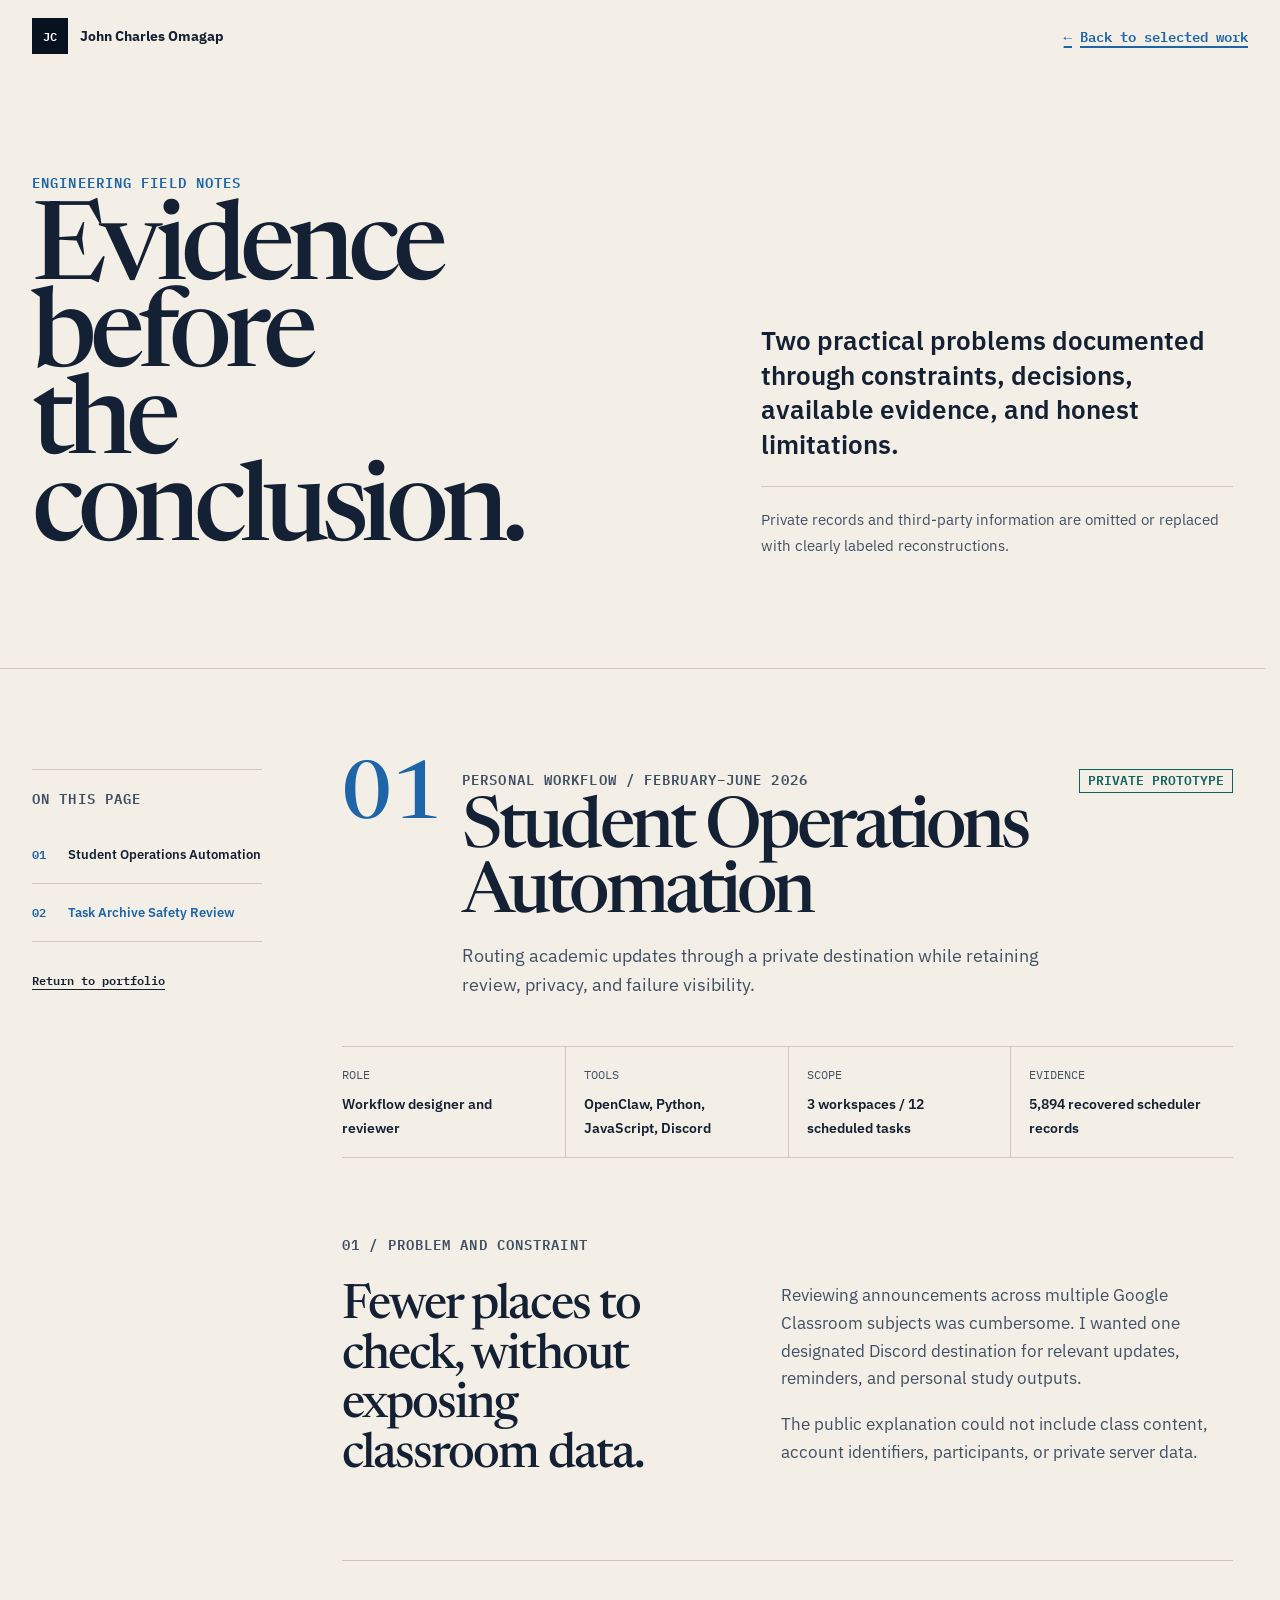
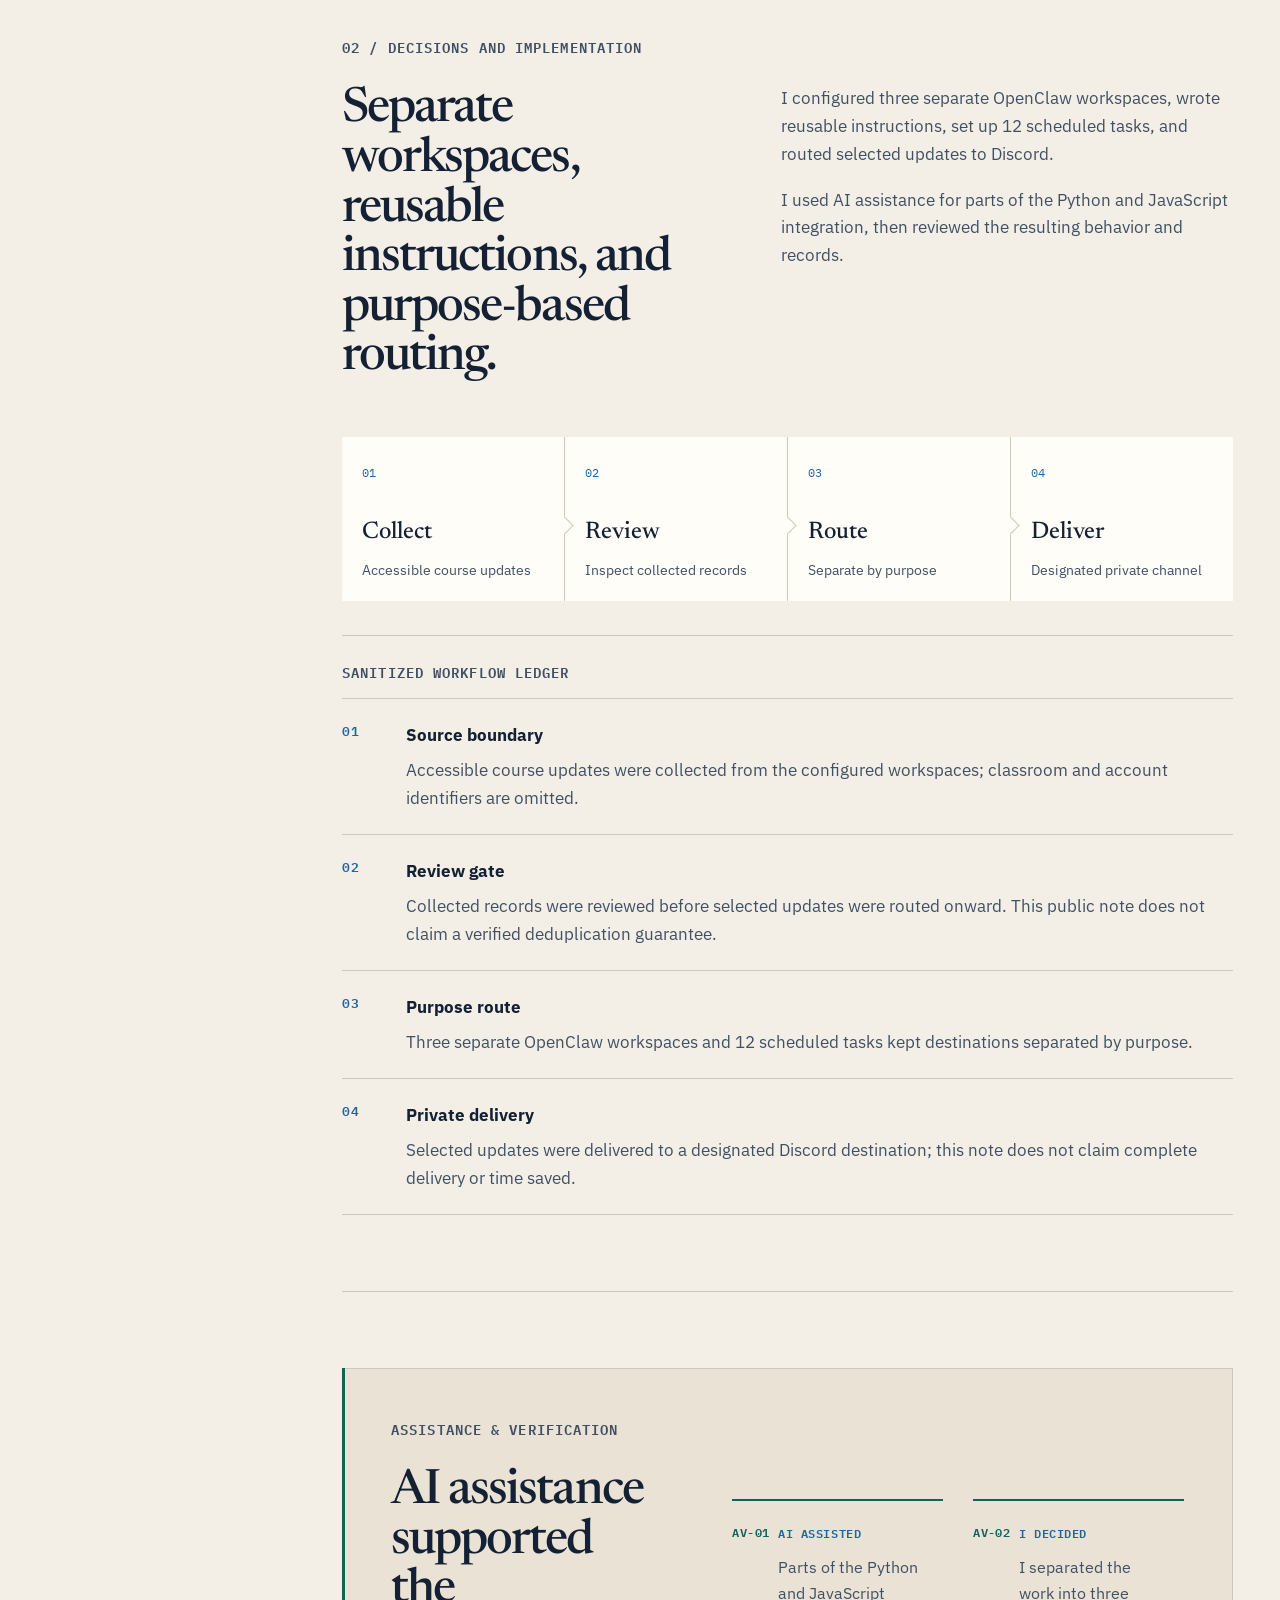
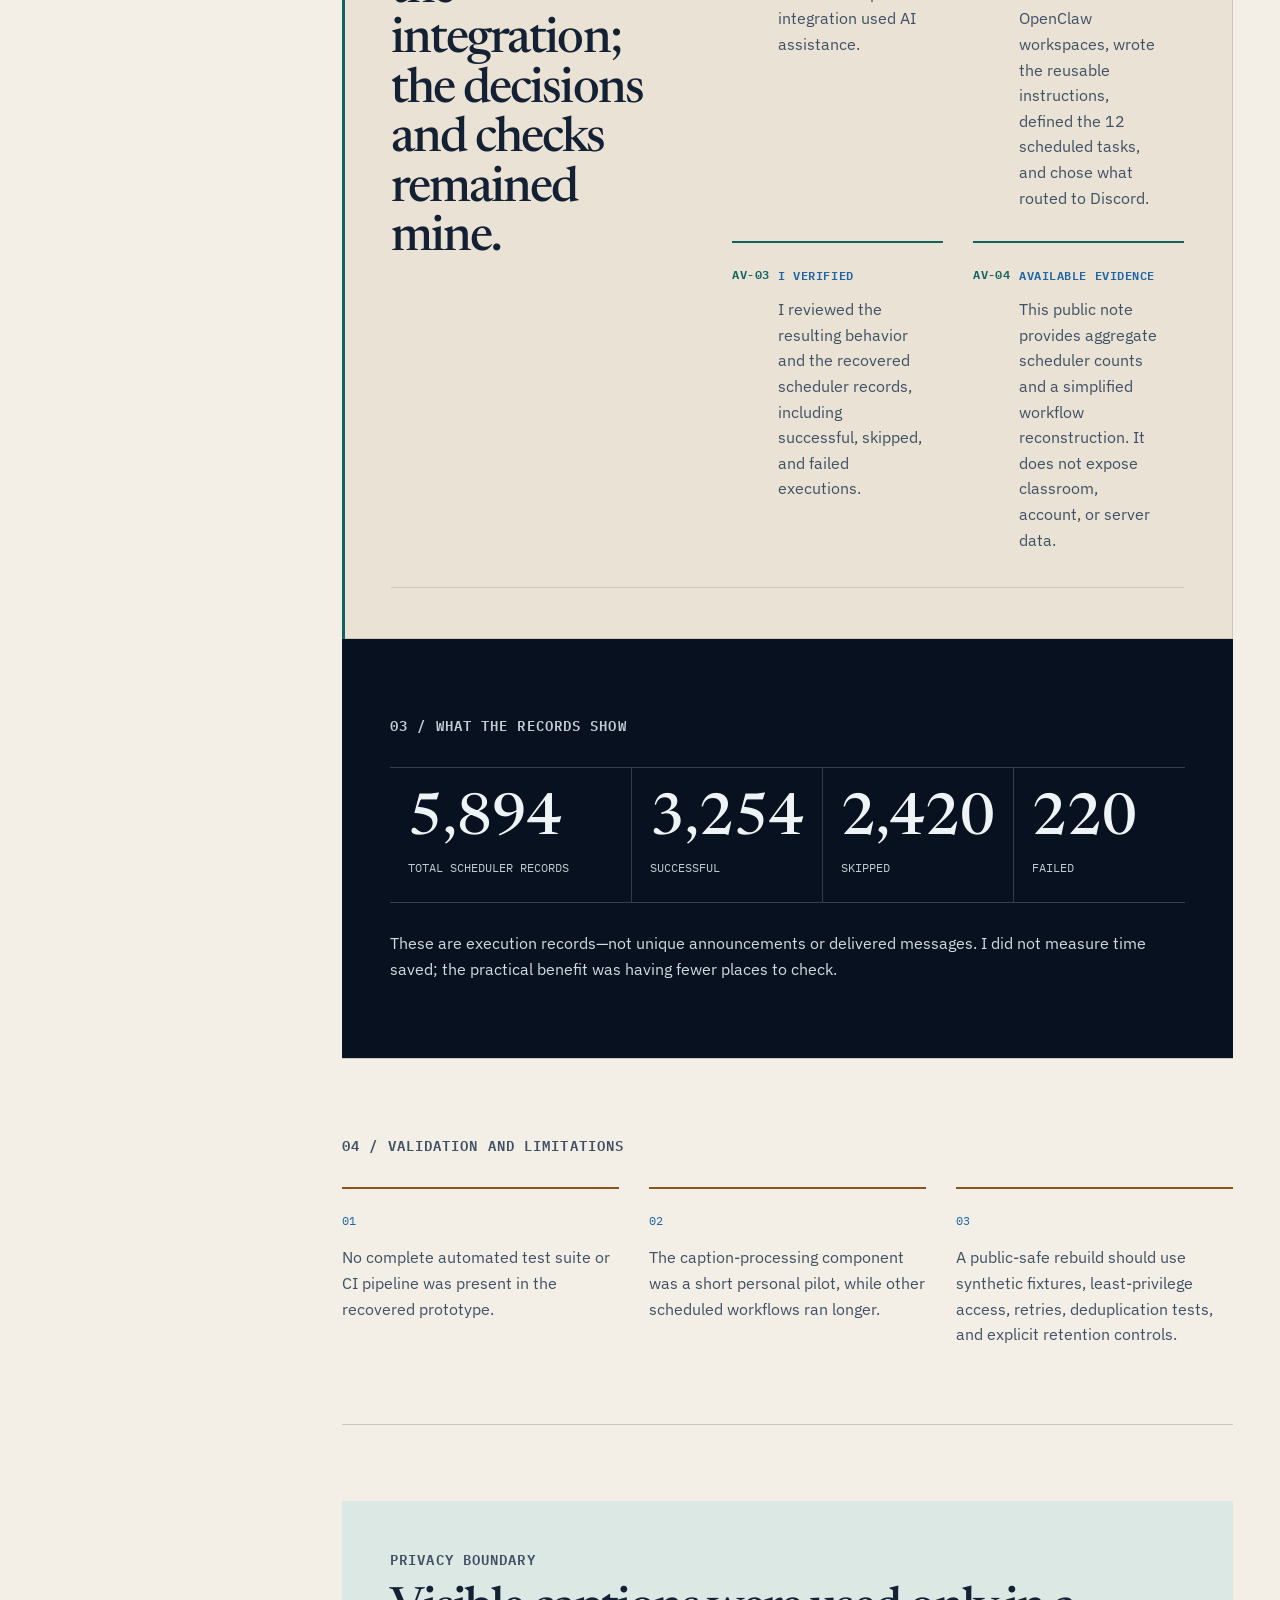
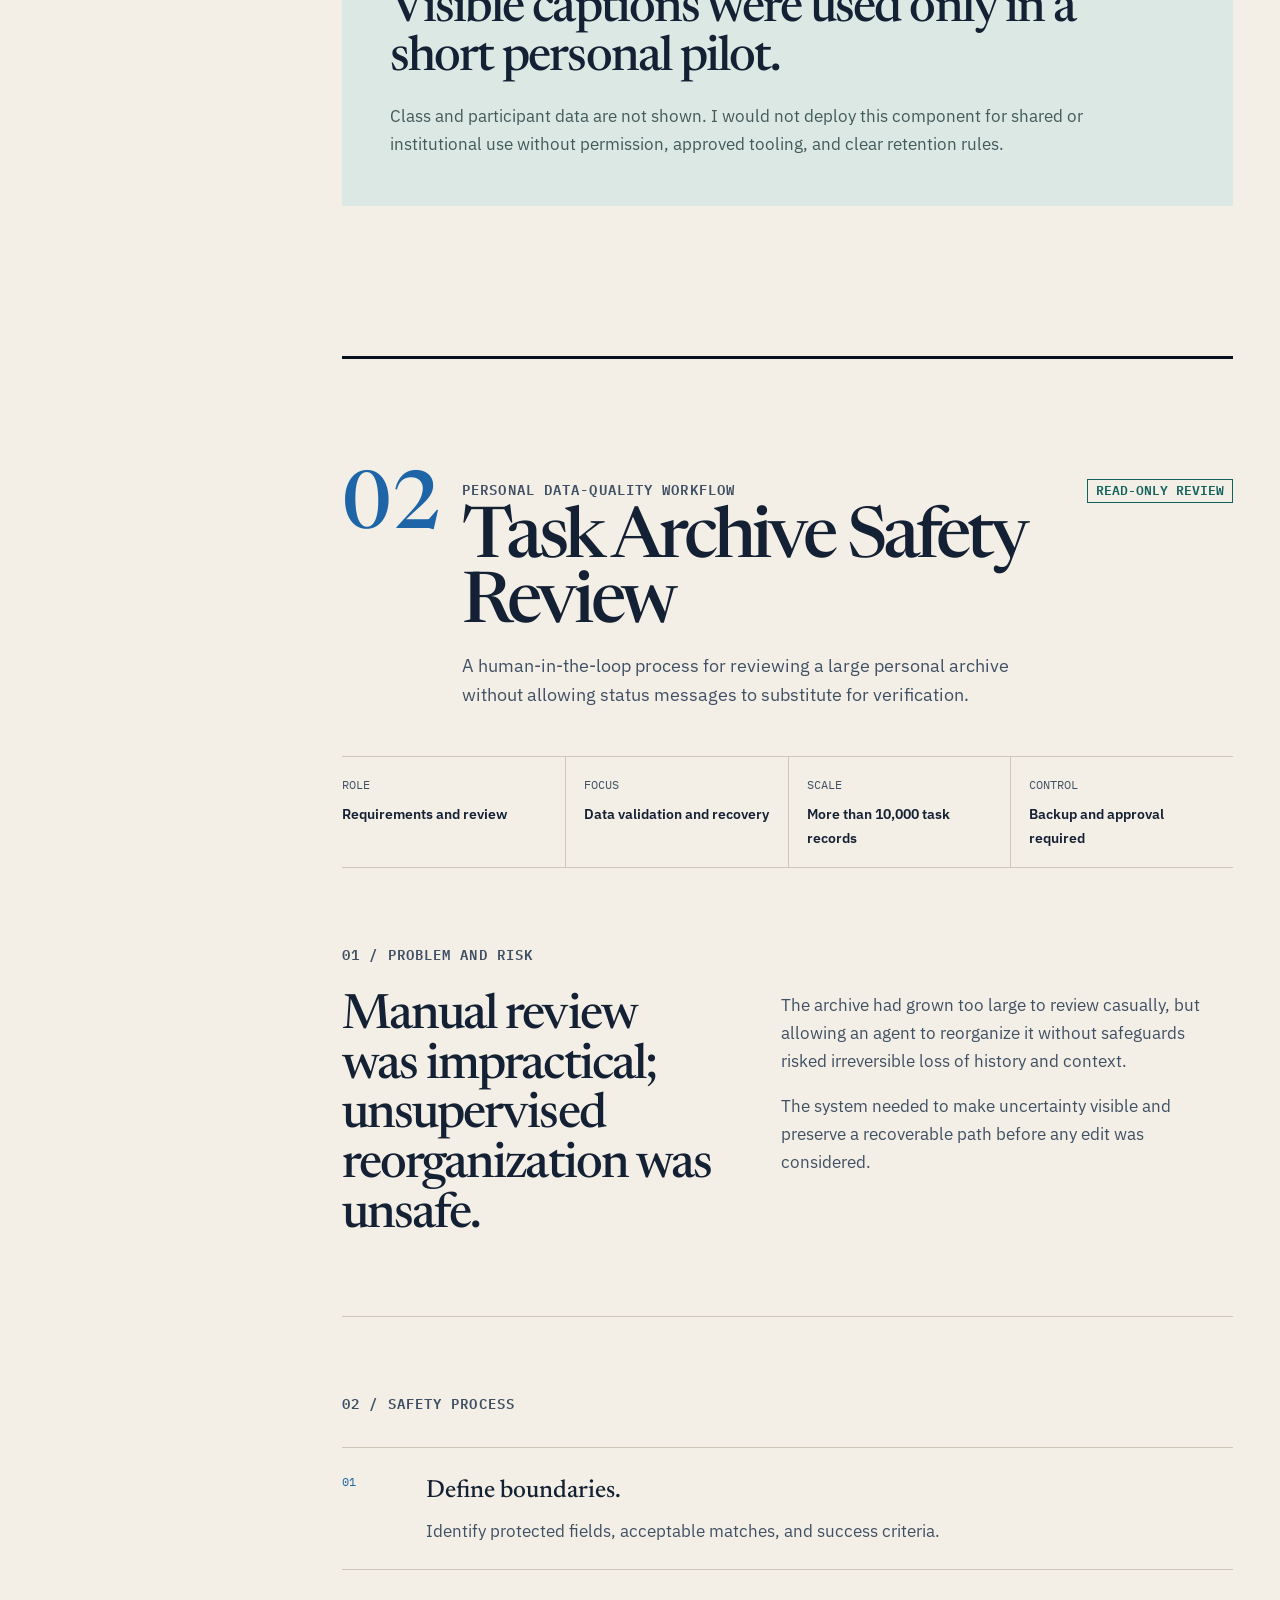
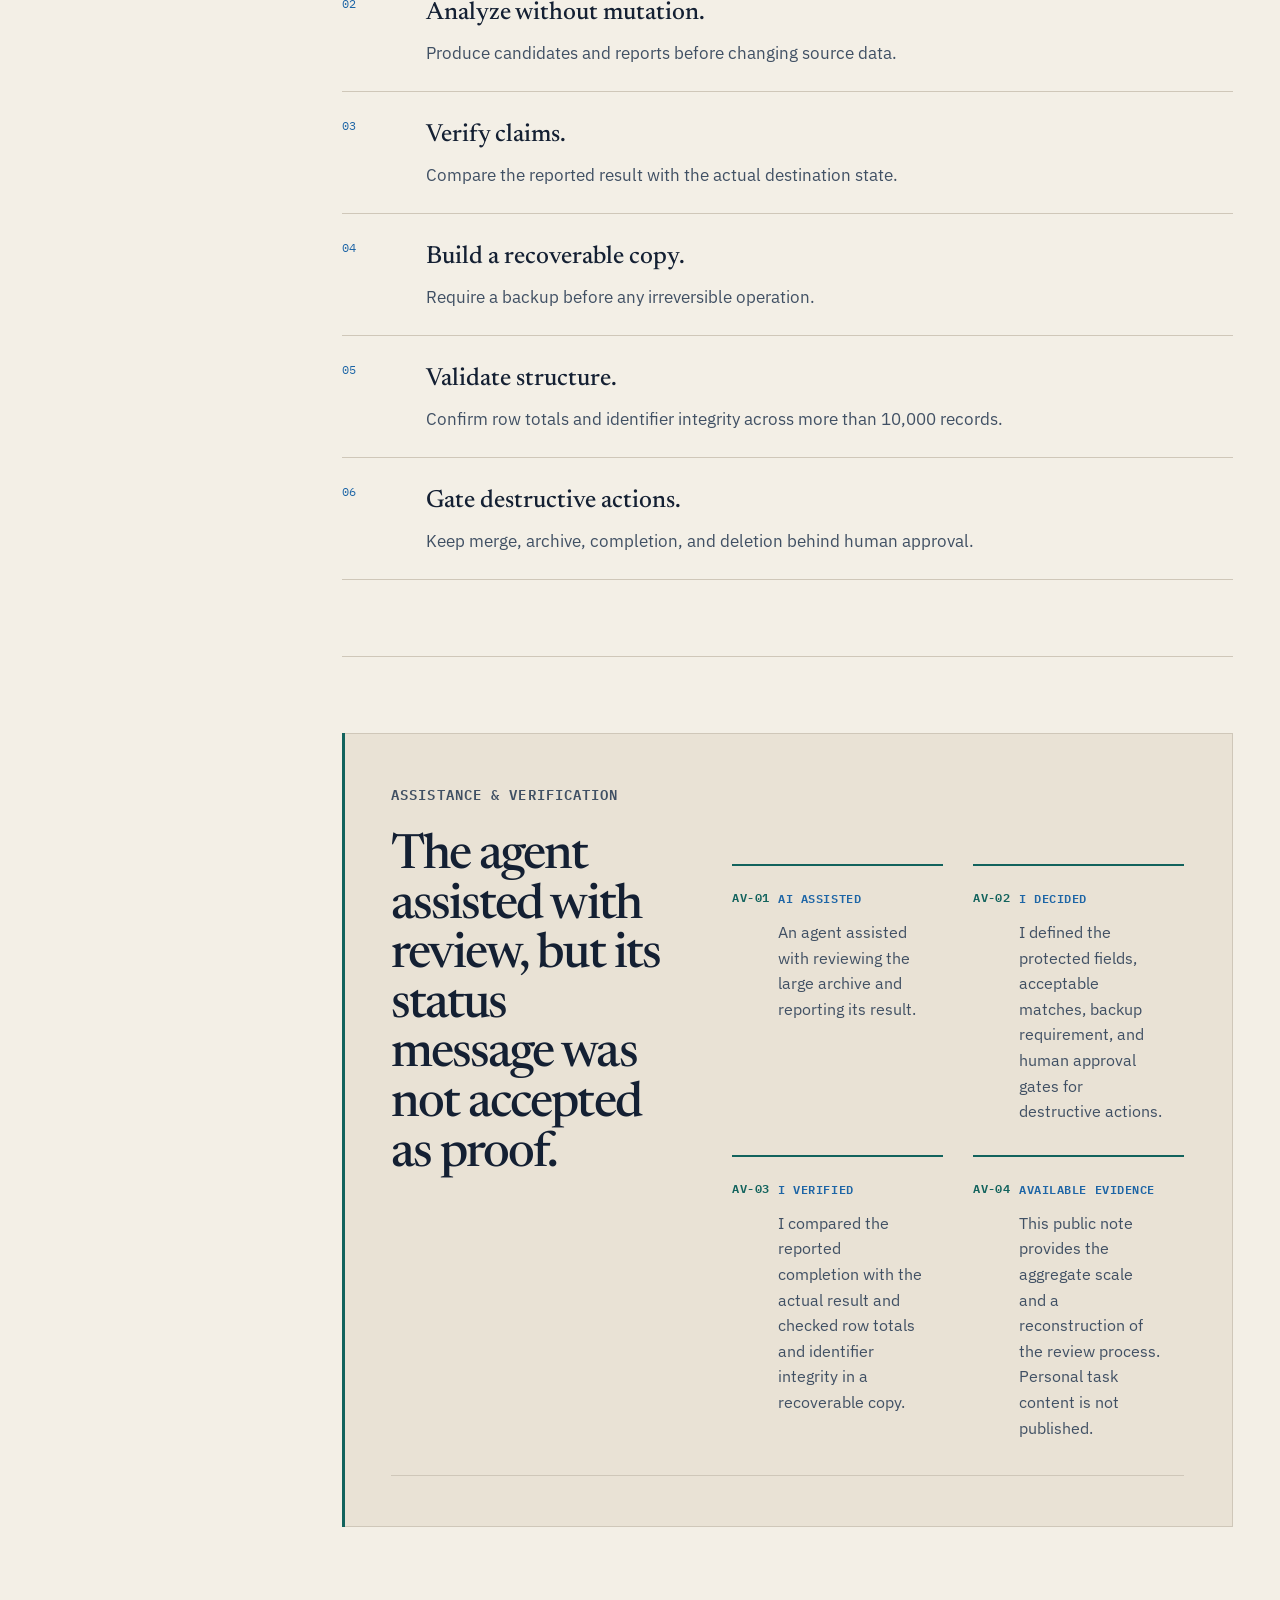
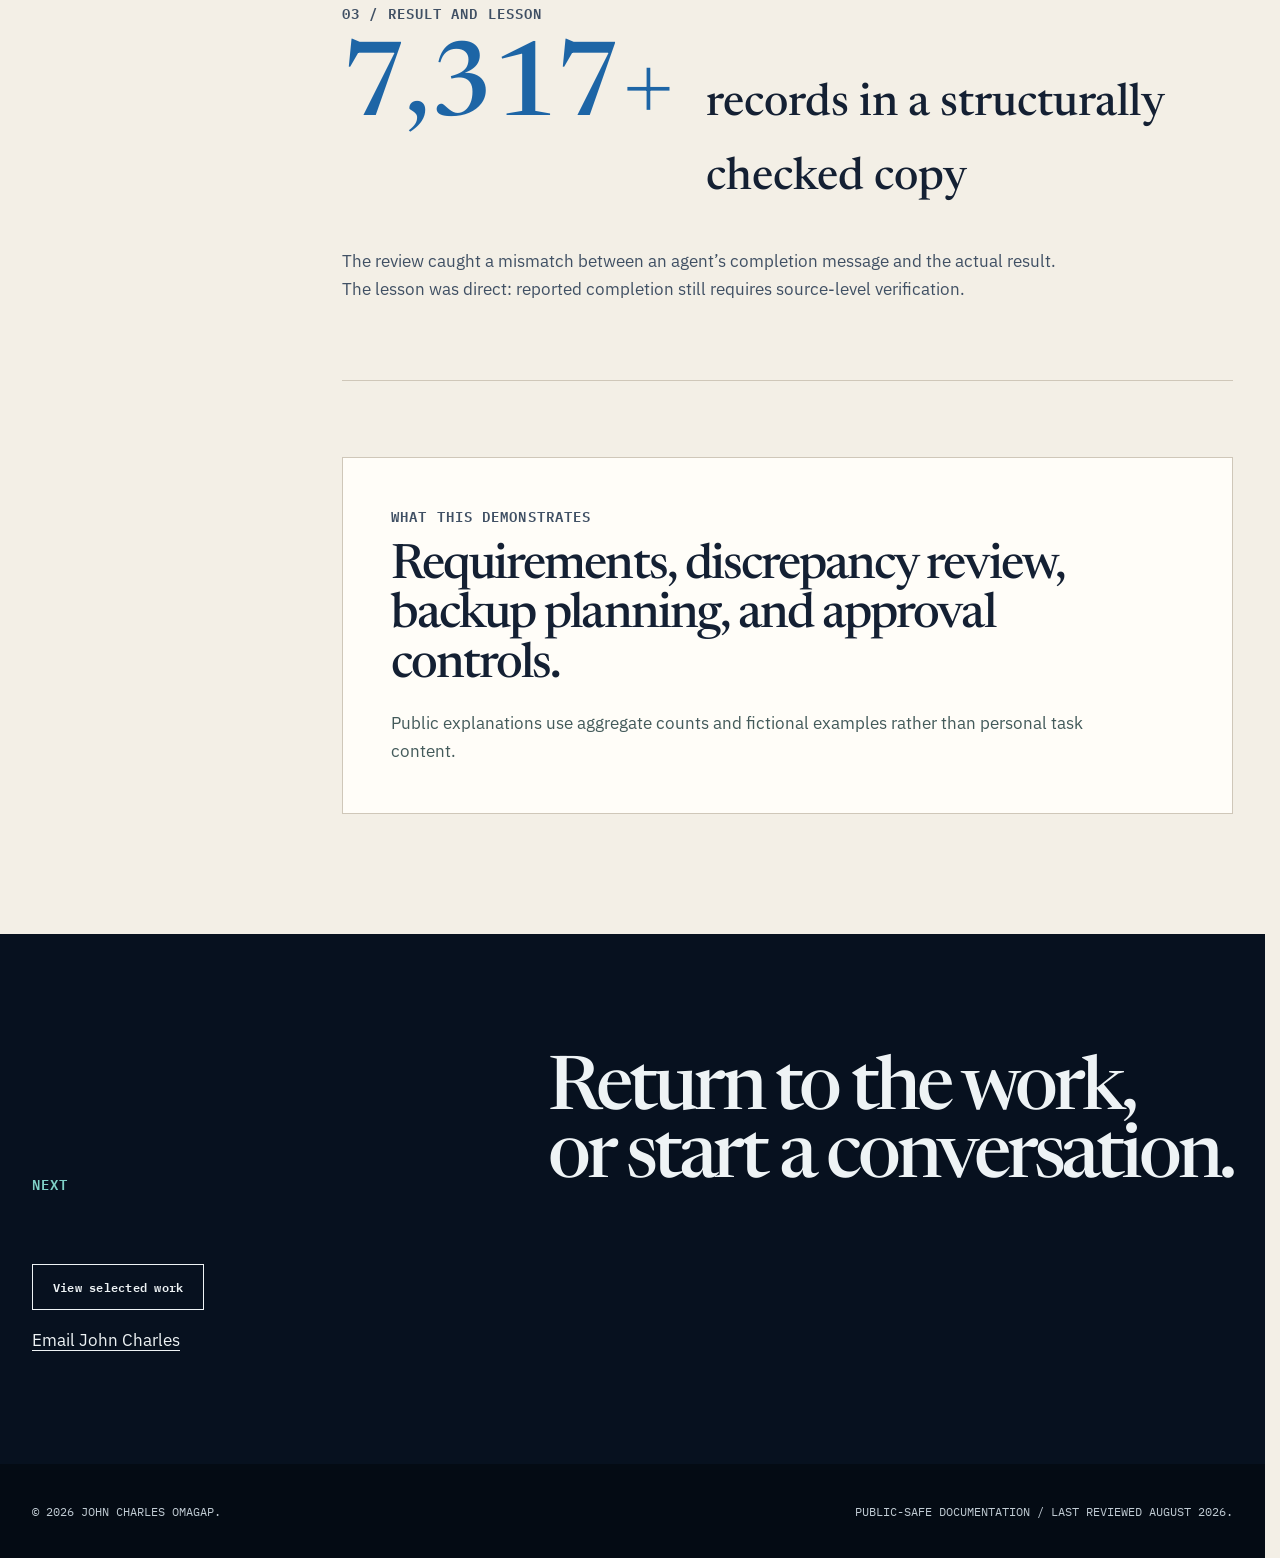
<file: case-studies.html>
<!doctype html>
<html lang="en">
<head>
  <meta charset="utf-8">
  <meta name="viewport" content="width=device-width, initial-scale=1">
  <link rel="preload" href="fonts/newsreader-latin.woff2" as="font" type="font/woff2" crossorigin>
  <link rel="preload" href="fonts/ibm-plex-sans-latin.woff2" as="font" type="font/woff2" crossorigin>
  <meta name="description" content="Public-safe Engineering Field Notes by John Charles Omagap covering workflow automation, human-in-the-loop data quality, and verified AI-assisted work.">
  <meta name="author" content="John Charles Omagap">
  <meta name="theme-color" content="#f3efe6">
  <script>document.documentElement.classList.add("js","count-bootstrap");window.setTimeout(function(){document.documentElement.classList.remove("count-bootstrap")},2000)</script>
  <link rel="icon" type="image/svg+xml" href="images/favicon.svg">
  <link rel="stylesheet" href="critical.css?v=20260816-1">
  <link rel="stylesheet" href="styles.css?v=20260818-2">
  <noscript><style>
    @media (max-width: 900px) {
      .site-header { position: static; }
      .header-inner { padding-block: 10px; }
      .case-hero { padding-top: 64px; }
    }
  </style></noscript>
  <title>Engineering Field Notes | John Charles Omagap</title>
</head>
<body class="case-body">
  <a class="skip-link" href="#case-content">Skip to content</a>
  <div class="reading-progress" aria-hidden="true"><span id="reading-progress-bar"></span></div>

  <header class="site-header" id="site-header">
    <div class="shell header-inner">
      <a class="brand" href="index.html" aria-label="JC — John Charles Omagap, portfolio home">
        <span class="brand-mark" aria-hidden="true">JC</span>
        <span class="brand-name">John Charles Omagap</span>
      </a>
      <a class="case-back" href="index.html#work"><span aria-hidden="true">&#8592;</span> Back to selected work</a>
    </div>
  </header>

  <main id="case-content">
    <section class="case-hero">
      <div class="shell case-hero-grid">
        <div>
          <p class="eyebrow">Engineering Field Notes</p>
          <h1>Evidence before<br>the conclusion.</h1>
        </div>
        <div class="case-hero-copy">
          <p>Two practical problems documented through constraints, decisions, available evidence, and honest limitations.</p>
          <p class="case-privacy-line">Private records and third-party information are omitted or replaced with clearly labeled reconstructions.</p>
        </div>
      </div>
    </section>

    <div class="shell case-page-layout">
      <aside class="case-toc" aria-label="Case study contents">
        <p class="chapter-label">On this page</p>
        <nav>
          <a href="#student-operations"><span>01</span>Student Operations Automation</a>
          <a href="#ticktick"><span>02</span>Task Archive Safety Review</a>
        </nav>
        <a class="toc-back" href="index.html#work">Return to portfolio</a>
      </aside>

      <div class="case-content-column">
        <article class="case-study" id="student-operations" data-case-study="automation">
          <header class="case-study-header reveal">
            <div class="case-study-number" aria-hidden="true">01</div>
            <div>
              <p class="project-kicker">Personal workflow / February–June 2026</p>
              <h2>Student Operations Automation</h2>
              <p class="case-deck">Routing academic updates through a private destination while retaining review, privacy, and failure visibility.</p>
            </div>
            <span class="status">Private prototype</span>
          </header>

          <dl class="case-fact-rail reveal">
            <div><dt>Role</dt><dd>Workflow designer and reviewer</dd></div>
            <div><dt>Tools</dt><dd>OpenClaw, Python, JavaScript, Discord</dd></div>
            <div><dt>Scope</dt><dd>3 workspaces / 12 scheduled tasks</dd></div>
            <div><dt>Evidence</dt><dd>5,894 recovered scheduler records</dd></div>
          </dl>

          <section class="case-chapter reveal" id="automation-problem">
            <p class="chapter-label">01 / Problem and constraint</p>
            <div class="case-prose-grid">
              <h3>Fewer places to check, without exposing classroom data.</h3>
              <div><p>Reviewing announcements across multiple Google Classroom subjects was cumbersome. I wanted one designated Discord destination for relevant updates, reminders, and personal study outputs.</p><p>The public explanation could not include class content, account identifiers, participants, or private server data.</p></div>
            </div>
          </section>

          <section class="case-chapter reveal">
            <p class="chapter-label">02 / Decisions and implementation</p>
            <div class="case-prose-grid">
              <h3>Separate workspaces, reusable instructions, and purpose-based routing.</h3>
              <div><p>I configured three separate OpenClaw workspaces, wrote reusable instructions, set up 12 scheduled tasks, and routed selected updates to Discord.</p><p>I used AI assistance for parts of the Python and JavaScript integration, then reviewed the resulting behavior and records.</p></div>
            </div>
            <ol class="process-line" aria-label="Course update workflow">
              <li><span>01</span><strong>Collect</strong><small>Accessible course updates</small></li>
              <li><span>02</span><strong>Review</strong><small>Inspect collected records</small></li>
              <li><span>03</span><strong>Route</strong><small>Separate by purpose</small></li>
              <li><span>04</span><strong>Deliver</strong><small>Designated private channel</small></li>
            </ol>
            <div class="automation-ledger" aria-labelledby="automation-ledger-title">
              <p class="chapter-label" id="automation-ledger-title">Sanitized workflow ledger</p>
              <ol class="automation-ledger-list">
                <li><span>01</span><div><strong>Source boundary</strong><p>Accessible course updates were collected from the configured workspaces; classroom and account identifiers are omitted.</p></div></li>
                <li><span>02</span><div><strong>Review gate</strong><p>Collected records were reviewed before selected updates were routed onward. This public note does not claim a verified deduplication guarantee.</p></div></li>
                <li><span>03</span><div><strong>Purpose route</strong><p>Three separate OpenClaw workspaces and 12 scheduled tasks kept destinations separated by purpose.</p></div></li>
                <li><span>04</span><div><strong>Private delivery</strong><p>Selected updates were delivered to a designated Discord destination; this note does not claim complete delivery or time saved.</p></div></li>
              </ol>
            </div>
          </section>

          <section class="case-chapter assistance-verification reveal" aria-labelledby="automation-assistance-title">
            <p class="chapter-label">Assistance &amp; verification</p>
            <div class="case-prose-grid">
              <h3 id="automation-assistance-title">AI assistance supported the integration; the decisions and checks remained mine.</h3>
              <div class="limitations-grid">
                <div><span>AI assisted</span><p>Parts of the Python and JavaScript integration used AI assistance.</p></div>
                <div><span>I decided</span><p>I separated the work into three OpenClaw workspaces, wrote the reusable instructions, defined the 12 scheduled tasks, and chose what routed to Discord.</p></div>
                <div><span>I verified</span><p>I reviewed the resulting behavior and the recovered scheduler records, including successful, skipped, and failed executions.</p></div>
                <div><span>Available evidence</span><p>This public note provides aggregate scheduler counts and a simplified workflow reconstruction. It does not expose classroom, account, or server data.</p></div>
              </div>
            </div>
          </section>

          <section class="case-chapter case-chapter-evidence reveal">
            <p class="chapter-label">03 / What the records show</p>
            <div class="metric-blocks">
              <div><strong class="count-up" data-count-up data-count-target="5894" aria-label="5,894"><span aria-hidden="true">5,894</span></strong><span>Total scheduler records</span></div>
              <div><strong class="count-up" data-count-up data-count-target="3254" aria-label="3,254"><span aria-hidden="true">3,254</span></strong><span>Successful</span></div>
              <div><strong class="count-up" data-count-up data-count-target="2420" aria-label="2,420"><span aria-hidden="true">2,420</span></strong><span>Skipped</span></div>
              <div><strong class="count-up" data-count-up data-count-target="220" aria-label="220"><span aria-hidden="true">220</span></strong><span>Failed</span></div>
            </div>
            <p class="evidence-caveat">These are execution records—not unique announcements or delivered messages. I did not measure time saved; the practical benefit was having fewer places to check.</p>
          </section>

          <section class="case-chapter reveal">
            <p class="chapter-label">04 / Validation and limitations</p>
            <div class="limitations-grid">
              <div><span>01</span><p>No complete automated test suite or CI pipeline was present in the recovered prototype.</p></div>
              <div><span>02</span><p>The caption-processing component was a short personal pilot, while other scheduled workflows ran longer.</p></div>
              <div><span>03</span><p>A public-safe rebuild should use synthetic fixtures, least-privilege access, retries, deduplication tests, and explicit retention controls.</p></div>
            </div>
          </section>

          <aside class="privacy-note reveal">
            <p class="chapter-label">Privacy boundary</p>
            <h3>Visible captions were used only in a short personal pilot.</h3>
            <p>Class and participant data are not shown. I would not deploy this component for shared or institutional use without permission, approved tooling, and clear retention rules.</p>
          </aside>
        </article>

        <article class="case-study" id="ticktick" data-case-study="archive">
          <header class="case-study-header reveal">
            <div class="case-study-number" aria-hidden="true">02</div>
            <div>
              <p class="project-kicker">Personal data-quality workflow</p>
              <h2>Task Archive Safety Review</h2>
              <p class="case-deck">A human-in-the-loop process for reviewing a large personal archive without allowing status messages to substitute for verification.</p>
            </div>
            <span class="status">Read-only review</span>
          </header>

          <dl class="case-fact-rail reveal">
            <div><dt>Role</dt><dd>Requirements and review</dd></div>
            <div><dt>Focus</dt><dd>Data validation and recovery</dd></div>
            <div><dt>Scale</dt><dd>More than 10,000 task records</dd></div>
            <div><dt>Control</dt><dd>Backup and approval required</dd></div>
          </dl>

          <section class="case-chapter reveal">
            <p class="chapter-label">01 / Problem and risk</p>
            <div class="case-prose-grid">
              <h3>Manual review was impractical; unsupervised reorganization was unsafe.</h3>
              <div><p>The archive had grown too large to review casually, but allowing an agent to reorganize it without safeguards risked irreversible loss of history and context.</p><p>The system needed to make uncertainty visible and preserve a recoverable path before any edit was considered.</p></div>
            </div>
          </section>

          <section class="case-chapter reveal">
            <p class="chapter-label">02 / Safety process</p>
            <ol class="safety-steps">
              <li><span>01</span><div><strong>Define boundaries.</strong><p>Identify protected fields, acceptable matches, and success criteria.</p></div></li>
              <li><span>02</span><div><strong>Analyze without mutation.</strong><p>Produce candidates and reports before changing source data.</p></div></li>
              <li><span>03</span><div><strong>Verify claims.</strong><p>Compare the reported result with the actual destination state.</p></div></li>
              <li><span>04</span><div><strong>Build a recoverable copy.</strong><p>Require a backup before any irreversible operation.</p></div></li>
              <li><span>05</span><div><strong>Validate structure.</strong><p>Confirm row totals and identifier integrity across more than 10,000 records.</p></div></li>
              <li><span>06</span><div><strong>Gate destructive actions.</strong><p>Keep merge, archive, completion, and deletion behind human approval.</p></div></li>
            </ol>
          </section>

          <section class="case-chapter assistance-verification reveal" aria-labelledby="archive-assistance-title">
            <p class="chapter-label">Assistance &amp; verification</p>
            <div class="case-prose-grid">
              <h3 id="archive-assistance-title">The agent assisted with review, but its status message was not accepted as proof.</h3>
              <div class="limitations-grid">
                <div><span>AI assisted</span><p>An agent assisted with reviewing the large archive and reporting its result.</p></div>
                <div><span>I decided</span><p>I defined the protected fields, acceptable matches, backup requirement, and human approval gates for destructive actions.</p></div>
                <div><span>I verified</span><p>I compared the reported completion with the actual result and checked row totals and identifier integrity in a recoverable copy.</p></div>
                <div><span>Available evidence</span><p>This public note provides the aggregate scale and a reconstruction of the review process. Personal task content is not published.</p></div>
              </div>
            </div>
          </section>

          <section class="case-chapter case-result reveal">
            <p class="chapter-label">03 / Result and lesson</p>
            <div><strong class="count-up" data-count-up data-count-target="10000" data-count-suffix="+" aria-label="10,000 plus"><span aria-hidden="true">10,000+</span></strong><h3>records in a structurally checked copy</h3></div>
            <p>The review caught a mismatch between an agent’s completion message and the actual result. The lesson was direct: reported completion still requires source-level verification.</p>
          </section>

          <aside class="privacy-note privacy-note-light reveal">
            <p class="chapter-label">What this demonstrates</p>
            <h3>Requirements, discrepancy review, backup planning, and approval controls.</h3>
            <p>Public explanations use aggregate counts and fictional examples rather than personal task content.</p>
          </aside>
        </article>
      </div>
    </div>

    <section class="case-contact">
      <div class="shell reveal"><p class="eyebrow eyebrow-light">Next</p><h2>Return to the work,<br>or start a conversation.</h2><div><a class="button button-light" href="index.html#work">View selected work</a><a href="mailto:0charlesomagap@gmail.com">Email John Charles</a></div></div>
    </section>
  </main>

  <footer class="site-footer"><div class="shell footer-inner"><p>&copy; <span id="current-year">2026</span> John Charles Omagap.</p><p>Public-safe documentation / last reviewed August 2026.</p></div></footer>
  <script src="script.js?v=20260818-2"></script>
</body>
</html>
</file>
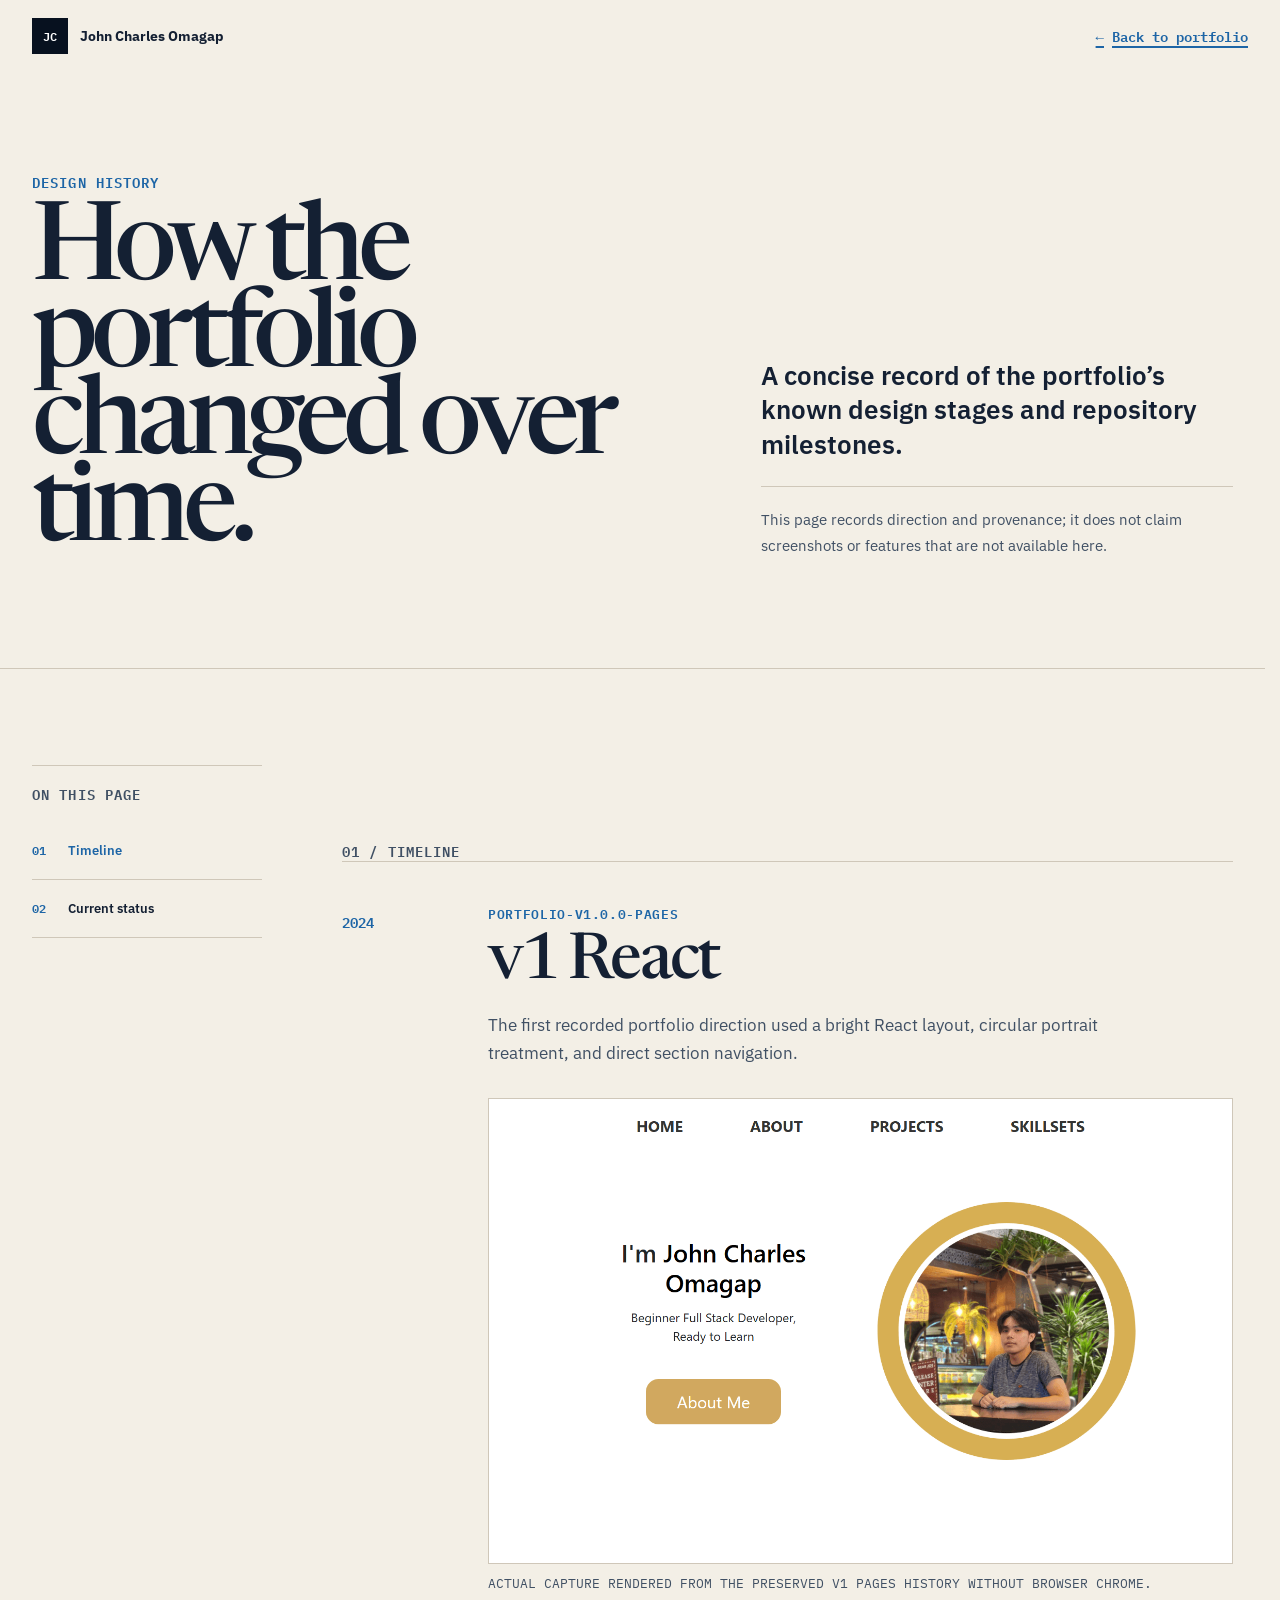
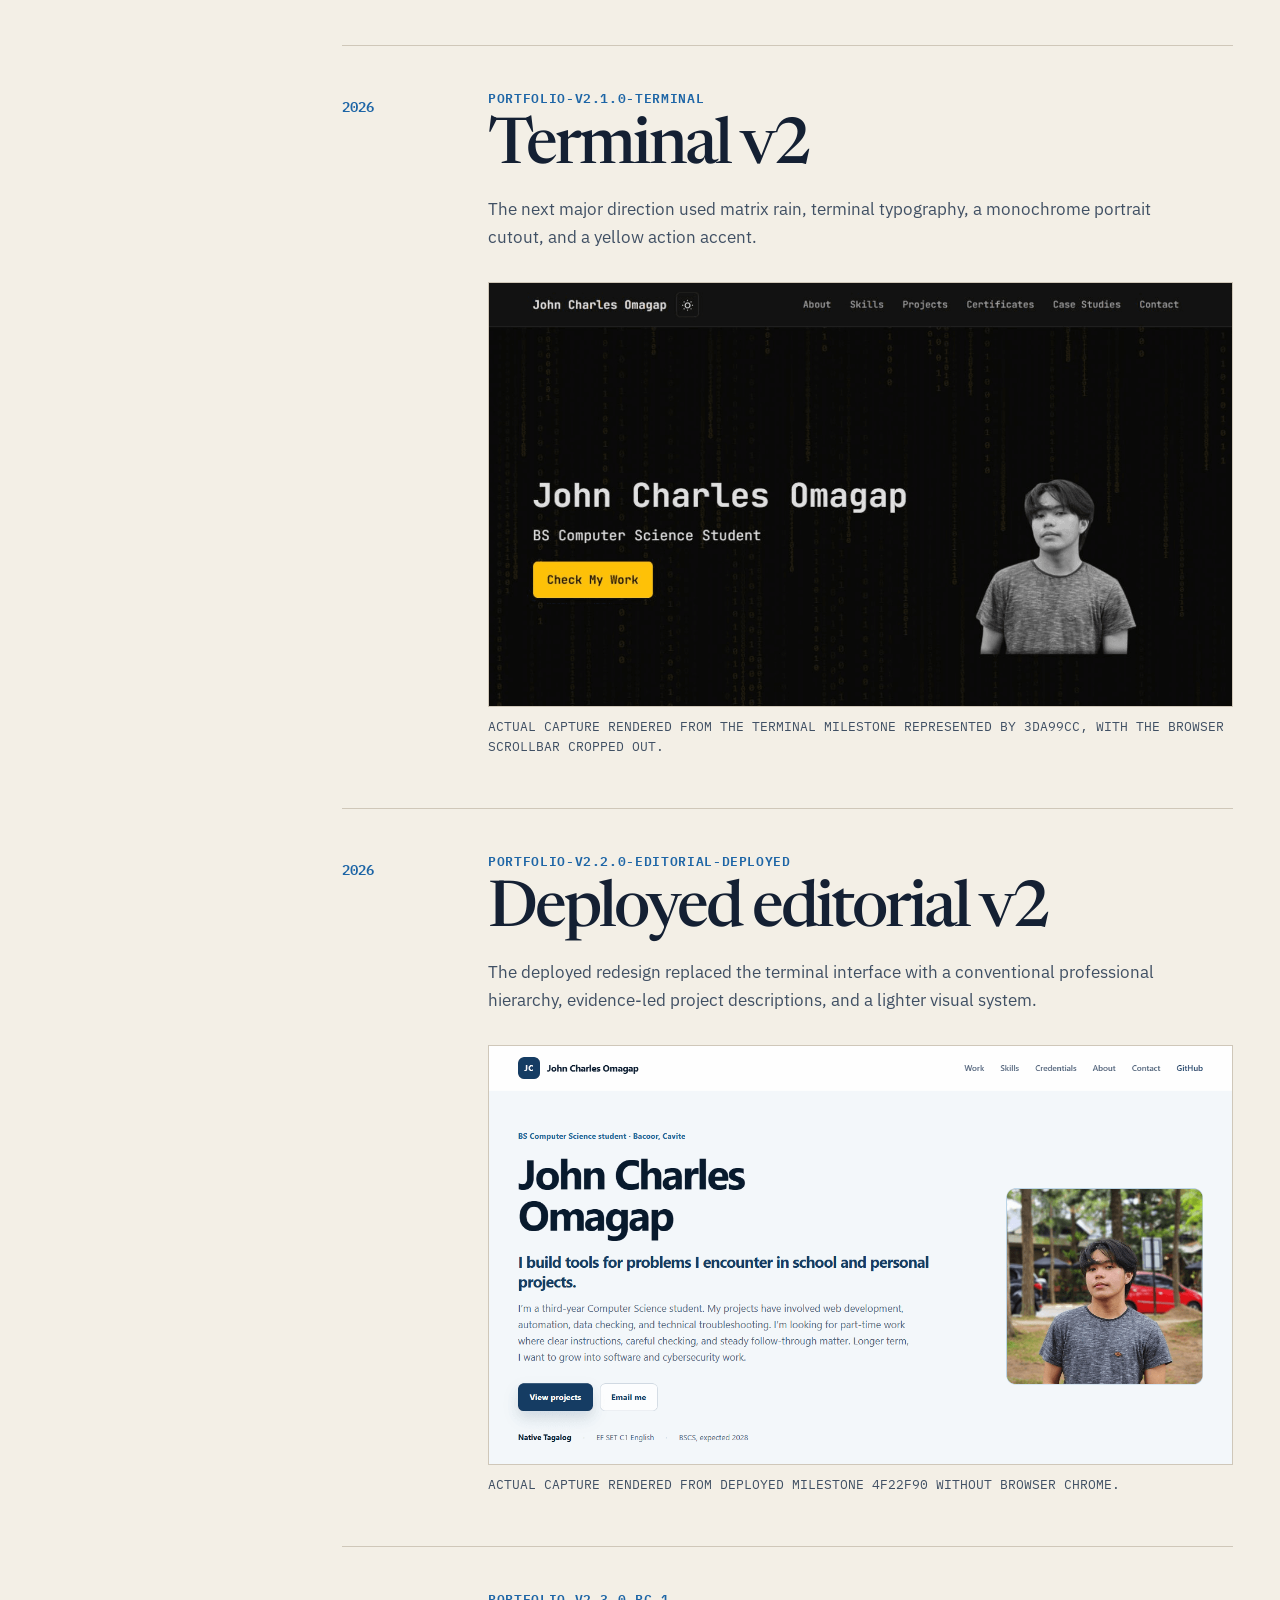
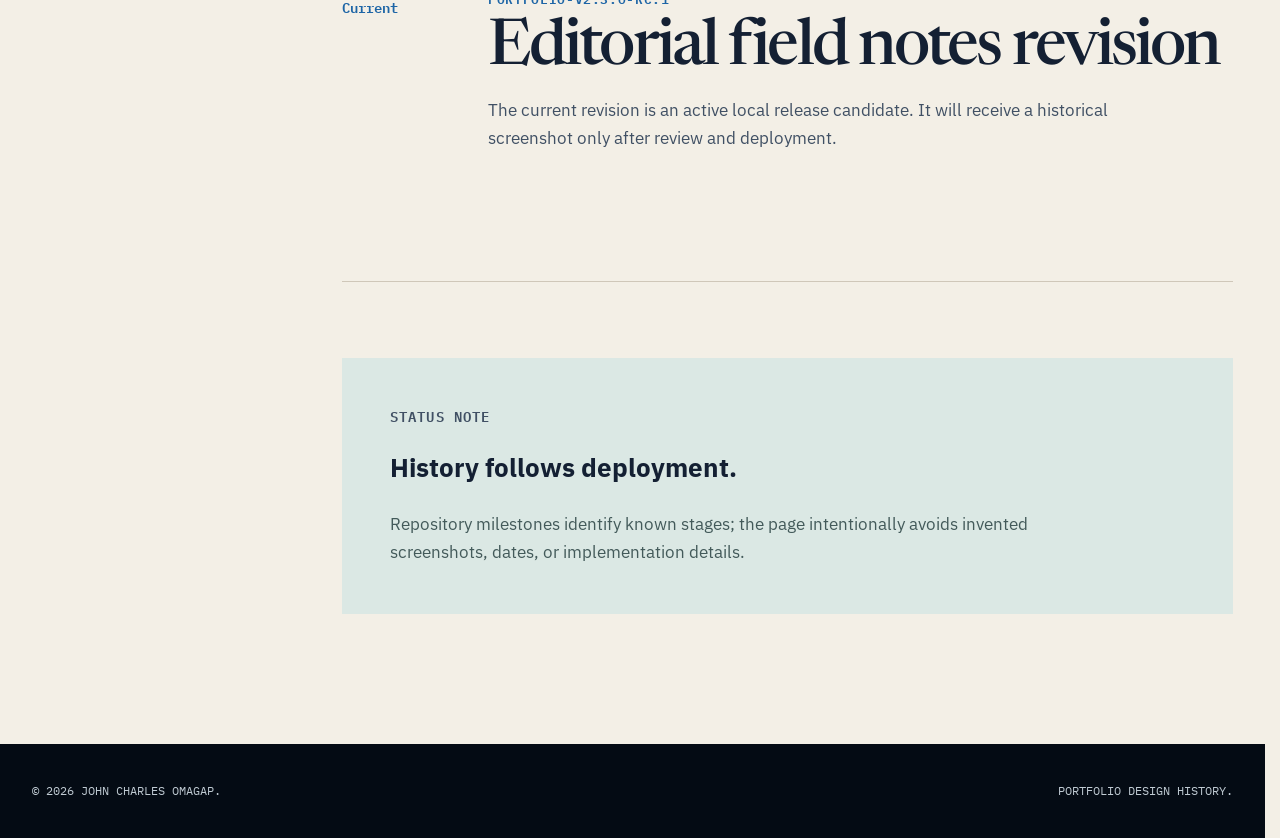
<file: design-history.html>
<!doctype html>
<html lang="en">
<head>
  <meta charset="utf-8">
  <meta name="viewport" content="width=device-width, initial-scale=1">
  <link rel="icon" type="image/svg+xml" href="images/favicon.svg">
  <link rel="preload" href="fonts/newsreader-latin.woff2" as="font" type="font/woff2" crossorigin>
  <link rel="preload" href="fonts/ibm-plex-sans-latin.woff2" as="font" type="font/woff2" crossorigin>
  <link rel="stylesheet" href="critical.css?v=20260816-1">
  <link rel="stylesheet" href="styles.css?v=20260818-2">
  <title>Design history | John Charles Omagap</title>
  <meta name="description" content="A visual record of John Charles Omagap's portfolio design milestones, from the 2024 React portfolio to the deployed editorial field-notes design.">
</head>
<body class="case-body">
  <a class="skip-link" href="#history-content">Skip to content</a>
  <header class="site-header" id="site-header"><div class="shell header-inner">
    <a class="brand" href="index.html" aria-label="JC — John Charles Omagap, portfolio home"><span class="brand-mark" aria-hidden="true">JC</span><span class="brand-name">John Charles Omagap</span></a>
    <a class="case-back" href="index.html"><span aria-hidden="true">&#8592;</span> Back to portfolio</a>
  </div></header>
  <main id="history-content">
    <section class="case-hero"><div class="shell case-hero-grid"><div><p class="eyebrow">Design history</p><h1>How the portfolio<br>changed over time.</h1></div><div class="case-hero-copy"><p>A concise record of the portfolio’s known design stages and repository milestones.</p><p class="case-privacy-line">This page records direction and provenance; it does not claim screenshots or features that are not available here.</p></div></div></section>
    <section class="shell case-page-layout history-layout">
      <aside class="case-toc" aria-label="History contents"><p class="chapter-label">On this page</p><nav><a href="#timeline"><span>01</span>Timeline</a><a href="#note"><span>02</span>Current status</a></nav></aside>
      <div class="case-content-column">
        <section class="case-chapter" id="timeline"><p class="chapter-label">01 / Timeline</p><ol class="history-timeline">
          <li><span>2024</span><div><p class="history-version">portfolio-v1.0.0-pages</p><h2>v1 React</h2><p>The first recorded portfolio direction used a bright React layout, circular portrait treatment, and direct section navigation.</p><figure><img src="images/design-history-v1.png" alt="Portfolio v1 with a bright React layout, large circular portrait, and gold accent" width="1440" height="900" loading="lazy" decoding="async"><figcaption>Actual capture rendered from the preserved v1 Pages history without browser chrome.</figcaption></figure></div></li>
          <li><span>2026</span><div><p class="history-version">portfolio-v2.1.0-terminal</p><h2>Terminal v2</h2><p>The next major direction used matrix rain, terminal typography, a monochrome portrait cutout, and a yellow action accent.</p><figure><img src="images/design-history-terminal-v2.png" alt="Terminal-inspired portfolio with matrix rain, monochrome portrait, and yellow call to action" width="1250" height="712" loading="lazy" decoding="async"><figcaption>Actual capture rendered from the terminal milestone represented by 3da99cc, with the browser scrollbar cropped out.</figcaption></figure></div></li>
          <li><span>2026</span><div><p class="history-version">portfolio-v2.2.0-editorial-deployed</p><h2>Deployed editorial v2</h2><p>The deployed redesign replaced the terminal interface with a conventional professional hierarchy, evidence-led project descriptions, and a lighter visual system.</p><figure><img src="images/design-history-editorial-v2.png" alt="Deployed editorial portfolio with light blue background, large name, project evidence, and portrait" width="1280" height="720" loading="lazy" decoding="async"><figcaption>Actual capture rendered from deployed milestone 4f22f90 without browser chrome.</figcaption></figure></div></li>
          <li><span>Current</span><div><p class="history-version">portfolio-v2.3.0-rc.1</p><h2>Editorial field notes revision</h2><p>The current revision is an active local release candidate. It will receive a historical screenshot only after review and deployment.</p></div></li>
        </ol></section>
        <aside class="privacy-note" id="note"><p class="chapter-label">Status note</p><h2>History follows deployment.</h2><p>Repository milestones identify known stages; the page intentionally avoids invented screenshots, dates, or implementation details.</p></aside>
      </div>
    </section>
  </main>
  <footer class="site-footer"><div class="shell footer-inner"><p>&copy; <span id="current-year">2026</span> John Charles Omagap.</p><p>Portfolio design history.</p></div></footer>
  <script src="script.js?v=20260818-2"></script>
</body>
</html>
</file>
<file: critical.css>
:root{--paper:#f3efe6;--ink:#142033;--ink-soft:#526073;--night:#07111f;--blue:#1d65a6;--teal:#1b756e;--line:#cfc7b9;--sans:"IBM Plex Sans","Segoe UI",sans-serif;--serif:"Newsreader",Georgia,serif;--mono:"IBM Plex Mono",Consolas,monospace;--shell:1240px;--header:72px}*,*::before,*::after{box-sizing:border-box}html{scroll-padding-top:96px}body{margin:0;background:var(--paper);color:var(--ink);font-family:var(--sans);font-size:16px;line-height:1.62}img{display:block;max-width:100%}a{color:inherit}.shell{width:min(calc(100% - 64px),var(--shell));margin-inline:auto}.skip-link{position:fixed;z-index:1000;top:12px;left:12px;transform:translateY(-150%);padding:12px 16px;background:var(--night);color:#fff;font-weight:700}.skip-link:focus{transform:translateY(0)}.site-header{position:fixed;z-index:50;top:0;right:0;left:0;background:rgba(243,239,230,.96);border-bottom:1px solid transparent}.header-inner{display:flex;min-height:var(--header);align-items:center;justify-content:space-between;gap:30px}.brand{display:inline-flex;min-height:44px;align-items:center;gap:12px;font-size:.9rem;font-weight:700;text-decoration:none}.brand-mark{display:grid;width:36px;height:36px;place-items:center;background:var(--night);color:#fff;font-family:var(--mono);font-size:.72rem}.primary-nav{display:flex;align-items:center;gap:28px}.primary-nav a,.case-back{display:inline-flex;min-height:44px;align-items:center;font-family:var(--mono);font-size:.74rem;font-weight:600;text-decoration:none}.nav-external,.case-back{color:var(--blue)}.nav-toggle{display:none;width:44px;height:44px;padding:11px;border:0;background:transparent}.nav-toggle span{display:block;height:2px;margin:5px 0;background:var(--ink)}.eyebrow{margin:0;color:var(--blue);font-family:var(--mono);font-size:.72rem;font-weight:600;letter-spacing:.08em;line-height:1.4;text-transform:uppercase}.eyebrow span{color:var(--line);padding-inline:.35rem}.hero{min-height:100vh;padding:142px 0 56px;border-bottom:1px solid var(--line);overflow:hidden}.hero-layout{display:grid;grid-template-columns:minmax(0,1.3fr) minmax(300px,.7fr);grid-template-areas:"copy portrait" "proof proof";align-items:center;gap:70px 80px}.hero-copy{grid-area:copy;padding-top:18px}.hero h1{max-width:100%;margin:20px 0 22px;font-family:var(--serif);font-size:clamp(4.25rem,7.2vw,8.1rem);font-weight:500;letter-spacing:-.065em;line-height:.86}.title-line{display:block;overflow:hidden;padding:.04em .08em .12em 0}.title-line+.title-line{margin-top:-.13em;margin-left:.54em}.title-line-inner{display:block}.title-line:last-child .title-line-inner{color:var(--blue)}.hero-positioning{max-width:720px;margin:0;font-size:clamp(1.35rem,2vw,2rem);font-weight:600;letter-spacing:-.025em;line-height:1.25}.hero-summary{max-width:630px;margin:22px 0 0;color:var(--ink-soft);font-size:1rem}.method-proof{display:flex;flex-wrap:wrap;gap:0;margin:24px 0 0;padding:0;border-block:1px solid var(--line);list-style:none}.method-proof li{position:relative;display:flex;min-height:42px;align-items:center;padding:9px 18px 9px 17px;color:var(--ink-soft);font-family:var(--mono);font-size:.64rem;font-weight:600;letter-spacing:.035em;line-height:1.35;text-transform:uppercase}.method-proof li::before{width:5px;height:5px;flex:0 0 auto;margin-right:9px;border-radius:50%;background:var(--teal);content:""}.method-proof li+li{border-left:1px solid var(--line)}.hero-actions{display:flex;flex-wrap:wrap;align-items:center;gap:12px 18px;margin-top:32px}.button{display:inline-flex;min-height:46px;align-items:center;justify-content:center;padding:0 20px;border:1px solid currentColor;font-family:var(--mono);font-size:.77rem;font-weight:600;text-decoration:none}.button-primary{border-color:var(--night);background:var(--night);color:#fff}.button-quiet{background:transparent}.text-action{display:inline-flex;min-height:44px;align-items:center;font-family:var(--mono);font-size:.8rem;font-weight:600}.portrait-stage{position:relative;grid-area:portrait;width:min(100%,390px);margin:0 0 0 auto}.portrait-frame{overflow:hidden;aspect-ratio:4/5;background:#c4b9a9}.portrait-frame img{width:100%;height:100%;object-fit:cover}.portrait-rule{position:absolute;z-index:2;top:-22px;right:-22px;width:45%;height:1px;background:var(--blue)}.portrait-rule::after{position:absolute;top:0;right:0;width:1px;height:82px;background:var(--blue);content:""}.portrait-stage figcaption{display:flex;justify-content:space-between;gap:10px;margin-top:12px;color:var(--ink-soft);font-family:var(--mono);font-size:.64rem;text-transform:uppercase}.proof-strip{display:grid;grid-area:proof;grid-template-columns:repeat(3,1fr);margin:0;border-top:1px solid var(--line);border-bottom:1px solid var(--line)}.proof-strip>div{display:grid;grid-template-columns:46px 1fr;gap:12px;padding:20px 24px 20px 0}.proof-strip>div+div{padding-left:24px;border-left:1px solid var(--line)}.proof-strip dt{color:var(--blue);font-family:var(--mono);font-size:.7rem;font-weight:600;letter-spacing:.04em}.proof-strip dd{margin:0}.proof-strip strong,.proof-strip span{display:block}.proof-strip strong{font-size:.92rem}.proof-strip span{color:var(--ink-soft);font-size:.78rem}.case-hero{padding:172px 0 110px;border-bottom:1px solid var(--line)}.case-hero-grid{display:grid;grid-template-columns:1.15fr .85fr;align-items:end;gap:90px}.case-hero h1{margin:18px 0 0;font-family:var(--serif);font-size:clamp(4.5rem,8.5vw,9rem);font-weight:500;letter-spacing:-.065em;line-height:.8}.case-hero-copy>p:first-child{margin:0;font-size:clamp(1.2rem,2vw,1.8rem);font-weight:600;line-height:1.35}.case-privacy-line{margin:24px 0 0;padding-top:20px;border-top:1px solid var(--line);color:var(--ink-soft);font-size:.86rem}
@media(max-width:900px){.shell{width:min(calc(100% - 40px),var(--shell))}.primary-nav{display:none}.nav-toggle{display:block}.hero{min-height:auto;padding-top:124px}.hero-layout{grid-template-columns:1fr;grid-template-areas:"copy" "portrait" "proof";gap:52px}.hero h1{font-size:clamp(3.6rem,12.2vw,6.2rem);line-height:.88}.title-line+.title-line{margin-left:0}.method-proof li{flex:1 1 auto}.portrait-stage{width:min(100%,440px);margin:0}.proof-strip{grid-template-columns:1fr}.proof-strip>div,.proof-strip>div+div{padding:16px 0;border-left:0}.proof-strip>div+div{border-top:1px solid var(--line)}.case-hero-grid{grid-template-columns:1fr;gap:38px}}
@media(max-width:620px){:root{--header:66px}.shell{width:min(calc(100% - 28px),var(--shell))}.brand-name{display:none}.hero{padding-top:118px}.hero h1{font-size:clamp(3rem,15vw,4.8rem);line-height:.9}.title-line{padding-right:.04em}.title-line+.title-line{margin-left:0}.method-proof{display:grid}.method-proof li+li{border-top:1px solid var(--line);border-left:0}.hero-positioning{font-size:1.25rem}.hero-actions .button{width:100%}.hero-actions .text-action{width:100%;justify-content:center}.portrait-stage figcaption{flex-direction:column}.case-back{font-size:.62rem}.case-hero{padding:130px 0 72px}.case-hero h1{font-size:clamp(3.8rem,17vw,6rem)}}
@font-face{font-family:"IBM Plex Sans";font-style:normal;font-weight:400 700;font-display:swap;src:url("fonts/ibm-plex-sans-latin.woff2") format("woff2")}@font-face{font-family:"Newsreader";font-style:normal;font-weight:500 600;font-display:swap;src:url("fonts/newsreader-latin.woff2") format("woff2")}
.title-line{overflow:visible}@media(max-width:900px){.hero h1{font-size:clamp(3.6rem,11.5vw,6.2rem)}html:not(.js) .site-header{position:static}html:not(.js) .header-inner{flex-wrap:wrap;padding-block:10px}html:not(.js) .primary-nav{position:static;display:grid;width:100%;max-height:none;grid-template-columns:repeat(2,minmax(0,1fr));padding:8px 0 0;border:0;background:transparent}html:not(.js) .primary-nav a{padding:10px 0;border-bottom:1px solid var(--line)}html:not(.js) .nav-toggle{display:none}html:not(.js) .hero{padding-top:52px}html:not(.js) .case-hero{padding-top:64px}}@media(max-width:620px){.hero h1{font-size:clamp(2.7rem,13.5vw,4.8rem)}}
:root{--ink-soft:#405064;--teal:#12635d}body{font-size:17px;line-height:1.65}.hero-summary{font-size:1.06rem}.method-proof li{font-size:.69rem;line-height:1.4}.proof-strip span{font-size:.84rem}.project-sequence-copy,.project-sequence-cover,.project-story-summary,.page-scroll-indicator{display:none}
@media(min-width:901px) and (min-height:700px){.hero{height:100svh;min-height:0;padding:calc(var(--header) + clamp(32px,5vh,56px)) 0 clamp(18px,3vh,30px)}.hero-layout{height:100%;grid-template-rows:minmax(0,1fr) auto;align-content:stretch;gap:clamp(26px,4vh,44px) clamp(44px,6vw,80px)}.hero-copy{padding-top:0}.hero h1{margin:14px 0 16px;font-size:clamp(4rem,6.2vw,7rem)}.hero-positioning{font-size:clamp(1.25rem,1.75vw,1.75rem)}.hero-summary{margin-top:16px}.method-proof{margin-top:18px}.hero-actions{margin-top:22px}.portrait-stage{width:min(100%,clamp(280px,21vw,350px))}.proof-strip>div{padding-block:14px}}
@media(max-width:900px){.hero-layout{grid-template-columns:minmax(0,1fr) clamp(104px,28vw,132px);grid-template-areas:none;align-items:start;gap:22px 18px}.hero-copy{display:contents}.hero-copy>.eyebrow{grid-column:1;grid-row:1;align-self:end}.hero-copy>h1{grid-column:1;grid-row:2}.portrait-stage{grid-column:2;grid-row:1/span 2;width:100%;margin:0}.hero-positioning{grid-column:1/-1;grid-row:3}.hero-summary{grid-column:1/-1;grid-row:4}.method-proof{grid-column:1/-1;grid-row:5}.hero-actions{grid-column:1/-1;grid-row:6}.proof-strip{grid-column:1/-1;grid-row:7}.portrait-stage figcaption{display:none}}
@media(max-width:620px){.hero-layout{grid-template-columns:minmax(0,1fr) 104px;gap:18px 12px}.hero h1{margin-block:10px 12px;font-size:clamp(2.35rem,11.5vw,3.25rem);line-height:.92}}
</file>
<file: styles.css>
@font-face {
  font-family: "IBM Plex Sans";
  font-style: normal;
  font-weight: 400 700;
  font-display: swap;
  src: url("fonts/ibm-plex-sans-latin.woff2") format("woff2");
}

@font-face {
  font-family: "IBM Plex Mono";
  font-style: normal;
  font-weight: 400;
  font-display: swap;
  src: url("fonts/ibm-plex-mono-regular.woff2") format("woff2");
}

@font-face {
  font-family: "IBM Plex Mono";
  font-style: normal;
  font-weight: 500;
  font-display: swap;
  src: url("fonts/ibm-plex-mono-medium.woff2") format("woff2");
}

@font-face {
  font-family: "IBM Plex Mono";
  font-style: normal;
  font-weight: 600;
  font-display: swap;
  src: url("fonts/ibm-plex-mono-semibold.woff2") format("woff2");
}

@font-face {
  font-family: "Newsreader";
  font-style: normal;
  font-weight: 500 600;
  font-display: swap;
  src: url("fonts/newsreader-latin.woff2") format("woff2");
}

:root {
  --paper: #f3efe6;
  --paper-deep: #e9e2d5;
  --white: #fffdf8;
  --ink: #142033;
  --ink-soft: #405064;
  --night: #07111f;
  --night-soft: #0e1d2e;
  --night-text: #eef3f5;
  --night-muted: #c0cbd3;
  --blue: #1d65a6;
  --teal: #12635d;
  --amber: #8a551a;
  --line: #cfc7b9;
  --line-dark: rgba(232, 241, 244, 0.2);
  --sans: "IBM Plex Sans", "Segoe UI", sans-serif;
  --serif: "Newsreader", Georgia, serif;
  --mono: "IBM Plex Mono", Consolas, monospace;
  --shell: 1240px;
  --header: 72px;
  --ease: cubic-bezier(.2, .75, .25, 1);
  --duration: 700ms;
  --reveal-y: 26px;
}

*, *::before, *::after { box-sizing: border-box; }
html { scroll-behavior: smooth; scroll-padding-top: calc(var(--header) + 24px); scrollbar-gutter: stable; }
html.project-presentation-locked, html.project-presentation-locked body { overflow: hidden; overscroll-behavior: none; }
body { margin: 0; background: var(--paper); color: var(--ink); font-family: var(--sans); font-size: 17px; line-height: 1.65; text-rendering: optimizeLegibility; -webkit-font-smoothing: antialiased; }
body.nav-open { overflow: hidden; }
img, video { display: block; max-width: 100%; }
a { color: inherit; text-decoration-thickness: 1px; text-underline-offset: 4px; }
button, a { -webkit-tap-highlight-color: transparent; }
:focus-visible { outline: 3px solid #f0a341; outline-offset: 4px; }
.shell { width: min(calc(100% - 64px), var(--shell)); margin-inline: auto; }
.skip-link { position: fixed; z-index: 1000; top: 12px; left: 12px; transform: translateY(-150%); padding: 12px 16px; background: var(--night); color: white; font-weight: 700; }
.skip-link:focus { transform: translateY(0); }
.page-scroll-indicator { --indicator-color: var(--ink); position: fixed; z-index: 48; top: 50%; right: clamp(8px, 1.35vw, 22px); display: grid; width: 44px; height: min(48vh, 352px); transform: translateY(-50%); color: var(--indicator-color); pointer-events: none; transition: color 260ms ease; }
html[data-indicator-tone="light"] .page-scroll-indicator { --indicator-color: #edf4f2; }
html[data-indicator-tone="dark"] .page-scroll-indicator { --indicator-color: var(--ink); }
.page-scroll-indicator-line { position: absolute; top: 6px; right: 4px; bottom: 6px; width: 1px; background: currentColor; opacity: .22; }
.page-scroll-indicator ol { position: relative; display: flex; width: 100%; height: 100%; flex-direction: column; align-items: stretch; justify-content: space-between; margin: 0; padding: 0; list-style: none; }
.page-scroll-indicator li { display: grid; width: 44px; height: 20px; grid-template-columns: 1fr 10px; align-items: center; color: currentColor; }
.page-scroll-indicator li::before { grid-column: 1; justify-self: end; transform: translateX(4px); opacity: 0; content: attr(data-index); font-family: var(--mono); font-size: .63rem; font-weight: 600; letter-spacing: .08em; transition: transform 220ms var(--ease), opacity 180ms ease; }
.page-scroll-indicator li span { width: 4px; height: 4px; grid-column: 2; justify-self: end; border: 0; border-radius: 0; background: currentColor; opacity: .42; transition: width 220ms var(--ease), height 220ms var(--ease), opacity 180ms ease; }
.page-scroll-indicator li.is-active::before { transform: translateX(0); opacity: 1; }
.page-scroll-indicator li.is-active span { width: 12px; height: 2px; opacity: 1; }

@media (max-width: 1350px) {
  .page-scroll-indicator { right: 4px; width: 10px; }
  .page-scroll-indicator-line { right: 2px; }
  .page-scroll-indicator li { width: 10px; grid-template-columns: 1fr; }
  .page-scroll-indicator li::before { display: none; }
  .page-scroll-indicator li span { grid-column: 1; justify-self: end; }
}

.eyebrow, .project-kicker, .chapter-label { margin: 0; font-family: var(--mono); font-size: .75rem; font-weight: 600; letter-spacing: .08em; line-height: 1.45; text-transform: uppercase; }
.eyebrow { color: var(--blue); }
.eyebrow span { color: var(--line); padding-inline: .35rem; }
.eyebrow-light { color: #7fd0c7; }
.project-kicker, .chapter-label { color: var(--ink-soft); }
.button { display: inline-flex; min-height: 46px; align-items: center; justify-content: center; padding: 0 20px; border: 1px solid currentColor; font-family: var(--mono); font-size: .77rem; font-weight: 600; letter-spacing: .02em; text-decoration: none; transition: color 180ms ease, background 180ms ease, border-color 180ms ease; }
.button-primary { border-color: var(--night); background: var(--night); color: white; }
.button-primary:hover { background: var(--blue); border-color: var(--blue); }
.button-quiet { background: transparent; color: var(--ink); }
.button-quiet:hover { background: var(--white); }
.button-light { border-color: var(--night-text); color: var(--night-text); }
.button-light:hover { background: var(--night-text); color: var(--night); }
.text-action { display: inline-flex; min-height: 44px; align-items: center; font-family: var(--mono); font-size: .8rem; font-weight: 600; }

/* Header */
.site-header { position: fixed; z-index: 50; top: 0; right: 0; left: 0; border-bottom: 1px solid transparent; background: rgba(243, 239, 230, .9); backdrop-filter: blur(14px); transition: border-color 180ms ease, background 180ms ease; }
.site-header.is-scrolled { border-color: var(--line); background: rgba(243, 239, 230, .97); }
.header-inner { display: flex; min-height: var(--header); align-items: center; justify-content: space-between; gap: 30px; }
.brand { display: inline-flex; min-height: 44px; align-items: center; gap: 12px; font-size: .9rem; font-weight: 700; text-decoration: none; }
.brand-mark { display: grid; width: 36px; height: 36px; place-items: center; background: var(--night); color: white; font-family: var(--mono); font-size: .72rem; }
.primary-nav { display: flex; align-items: center; gap: 28px; }
.primary-nav a, .case-back { position: relative; display: inline-flex; min-height: 44px; align-items: center; font-family: var(--mono); font-size: .78rem; font-weight: 600; text-decoration: none; }
.primary-nav a::after { position: absolute; right: 0; bottom: 6px; left: 0; height: 1px; transform: scaleX(0); transform-origin: right; background: currentColor; content: ""; transition: transform 220ms var(--ease); }
.primary-nav a:hover::after, .primary-nav a.is-active::after { transform: scaleX(1); transform-origin: left; }
.primary-nav .nav-external { color: var(--blue); }
.nav-toggle { display: none; width: 44px; height: 44px; padding: 11px; border: 0; background: transparent; }
.nav-toggle span { display: block; height: 2px; margin: 5px 0; background: var(--ink); transition: transform 180ms ease, opacity 180ms ease; }
.case-back { gap: 8px; color: var(--blue); }

/* Hero */
.hero { min-height: 100vh; padding: calc(var(--header) + 70px) 0 56px; border-bottom: 1px solid var(--line); overflow: hidden; }
.hero-layout { display: grid; grid-template-columns: minmax(0, 1.3fr) minmax(300px, .7fr); grid-template-areas: "copy portrait" "proof proof"; align-items: center; gap: 70px 80px; }
.hero-copy { grid-area: copy; padding-top: 18px; }
.hero h1 { max-width: 100%; margin: 20px 0 22px; font-family: var(--serif); font-size: clamp(4.25rem, 7.2vw, 8.1rem); font-weight: 500; letter-spacing: -.065em; line-height: .86; }
.title-line { display: block; overflow: visible; padding: .04em .08em .12em 0; }
.title-line + .title-line { margin-top: -.13em; margin-left: .54em; }
.title-line-inner { display: block; }
.title-line:last-child .title-line-inner { color: var(--blue); }
.hero-positioning { max-width: 720px; margin: 0; font-size: clamp(1.35rem, 2vw, 2rem); font-weight: 600; letter-spacing: -.025em; line-height: 1.25; }
.hero-summary { max-width: 630px; margin: 22px 0 0; color: var(--ink-soft); font-size: 1.06rem; }
.method-proof { display: flex; flex-wrap: wrap; gap: 0; margin: 24px 0 0; padding: 0; border-block: 1px solid var(--line); list-style: none; }
.method-proof li { position: relative; display: flex; min-height: 42px; align-items: center; padding: 9px 18px 9px 17px; color: var(--ink-soft); font-family: var(--mono); font-size: .76rem; font-weight: 600; letter-spacing: .035em; line-height: 1.4; text-transform: uppercase; }
.method-proof li::before { width: 5px; height: 5px; flex: 0 0 auto; margin-right: 9px; border-radius: 50%; background: var(--teal); content: ""; }
.method-proof li + li { border-left: 1px solid var(--line); }
.hero-actions { display: flex; flex-wrap: wrap; align-items: center; gap: 12px 18px; margin-top: 32px; }
.hero-socials { display: flex; align-items: center; gap: 8px; }
.hero-icon-link { display: grid; width: 44px; height: 44px; border: 1px solid var(--ink); background: transparent; color: var(--ink); place-items: center; text-decoration: none; transition: transform 180ms var(--ease), border-color 180ms ease, background-color 180ms ease, color 180ms ease; }
.hero-icon-link:hover { transform: translateY(-2px); border-color: var(--blue); background: #dce9f2; color: var(--blue); }
.hero-icon-link:nth-child(3):hover { border-color: var(--teal-deep); background: #dcece7; color: var(--teal-deep); }
.hero-icon-link svg { width: 21px; height: 21px; fill: none; stroke: currentColor; stroke-width: 1.7; stroke-linecap: round; stroke-linejoin: round; }
.portrait-stage { position: relative; grid-area: portrait; width: min(100%, 390px); margin: 0 0 0 auto; }
.portrait-frame { position: relative; overflow: hidden; aspect-ratio: 4 / 5; background: var(--paper-deep); clip-path: inset(0 0 0 0); }
.portrait-frame img { width: 100%; height: 100%; object-fit: cover; object-position: 50% 50%; }
.portrait-rule { position: absolute; z-index: 2; top: -22px; right: -22px; width: 45%; height: 1px; background: var(--blue); }
.portrait-rule::after { position: absolute; top: 0; right: 0; width: 1px; height: 82px; background: var(--blue); content: ""; }
.portrait-stage figcaption { display: flex; justify-content: space-between; gap: 10px; margin-top: 12px; color: var(--ink-soft); font-family: var(--mono); font-size: .76rem; text-transform: uppercase; }
.proof-strip { display: grid; grid-area: proof; grid-template-columns: repeat(3, 1fr); margin: 0; border-top: 1px solid var(--line); border-bottom: 1px solid var(--line); }
.proof-strip > div { display: grid; grid-template-columns: 46px 1fr; gap: 12px; padding: 20px 24px 20px 0; }
.proof-strip > div + div { padding-left: 24px; border-left: 1px solid var(--line); }
.proof-strip dt { color: var(--blue); font-family: var(--mono); font-size: .78rem; font-weight: 600; letter-spacing: .04em; }
.proof-strip dd { margin: 0; }
.proof-strip strong, .proof-strip span { display: block; }
.proof-strip strong { font-size: .92rem; }
.proof-strip span { color: var(--ink-soft); font-size: .9rem; }

/* Work headings */
.work-intro { padding: 130px 0 86px; }
.split-heading { display: grid; grid-template-columns: minmax(0, 1.25fr) minmax(280px, .55fr); align-items: end; gap: 80px; }
.split-heading h2, .supporting-grid h2, .section-line-heading h2, .about-heading h2 { margin: 12px 0 0; font-family: var(--serif); font-size: clamp(3.1rem, 6.3vw, 6.4rem); font-weight: 500; letter-spacing: -.055em; line-height: .92; }
.split-heading > p { max-width: 490px; margin: 0; color: var(--ink-soft); font-size: 1.08rem; }

/* Project features */
.project-feature { overflow: clip; padding: 120px 0; }
.project-feature-dark { background: var(--night); color: var(--night-text); }
.project-feature-light { background: var(--white); }
.project-feature-grid { display: grid; grid-template-columns: minmax(0, 1.25fr) minmax(340px, .75fr); gap: clamp(54px, 7vw, 110px); align-items: start; }
.project-feature-grid-reversed { grid-template-columns: minmax(340px, .75fr) minmax(0, 1.25fr); }
.project-feature-grid-reversed .project-media-reserved { grid-column: 2; }
.project-feature-grid-reversed .project-story { grid-column: 1; grid-row: 1; }
.project-sequence-copy, .project-sequence-cover { display: none; }
.project-sequence-layout { display: grid; grid-template-columns: minmax(0, 1fr); gap: 38px; }
.project-story-summary { display: block; }
.project-story-label { margin: 0 0 12px; font-family: var(--mono); font-size: .76rem; font-weight: 600; letter-spacing: .06em; text-transform: uppercase; }
.project-story-name { margin: 0; font-family: var(--serif); font-size: clamp(2.4rem, 7vw, 3.7rem); font-weight: 500; letter-spacing: -.045em; line-height: .96; }
.project-story-deck { max-width: 38ch; margin: 18px 0 0; font-size: 1rem; line-height: 1.6; }
.project-sequence-media { min-width: 0; }
.project-sequence-media .media-frame { width: 100%; }
.project-media-reserved { display: none; }
.project-story-layout { padding-top: 64px; }
.project-story-layout .project-title { display: none; }
html:not(.project-sequences-enabled) .project-story-layout { grid-template-columns: minmax(0, 1fr); }
html:not(.project-sequences-enabled) .project-story-layout .project-story { grid-column: 1; grid-row: auto; }
.media-frame { margin: 0; border: 1px solid var(--line-dark); background: #091522; box-shadow: 0 28px 70px rgba(0, 0, 0, .24); }
.media-frame-light { border-color: var(--line); background: #e7e1d7; box-shadow: 0 28px 70px rgba(20, 32, 51, .14); }
.media-toolbar { display: grid; min-height: 46px; grid-template-columns: auto 1fr auto; align-items: center; gap: 16px; padding: 0 16px; border-bottom: 1px solid var(--line-dark); color: var(--night-muted); font-family: var(--mono); font-size: .76rem; text-transform: uppercase; }
.media-frame-light .media-toolbar { border-color: var(--line); color: var(--ink-soft); }
.media-dots { display: flex; gap: 5px; }
.media-dots i { width: 7px; height: 7px; border-radius: 50%; background: #516171; }
.media-carousel { position: relative; overflow: clip; aspect-ratio: 16 / 10; background: #0b0d10; isolation: isolate; }
.media-carousel::before { position: absolute; z-index: 4; inset: 22px; border: 1px solid rgba(255, 255, 255, .16); content: ""; pointer-events: none; }
.media-frame-light .media-carousel::before { border-color: rgba(20, 32, 51, .18); }
.media-carousel-card { position: absolute; top: 50%; left: 50%; width: 84%; height: 78%; overflow: hidden; padding: 0; border: 0; background: #0b0d10; box-shadow: 0 24px 50px rgba(0,0,0,.28); cursor: pointer; transition: transform 520ms var(--ease), opacity 300ms ease, filter 300ms ease; }
.media-carousel-card img { width: 100%; height: 100%; object-fit: contain; object-position: center; }
.media-carousel-card.is-left { z-index: 1; transform: translate(-62%, -50%) scale(.9); opacity: .2; filter: saturate(.55); }
.media-carousel-card.is-right { z-index: 1; transform: translate(-38%, -50%) scale(.9); opacity: .2; filter: saturate(.55); }
.media-carousel-card.is-active { z-index: 3; transform: translate(-50%, -50%) scale(1); opacity: 1; }
.media-carousel.is-single .media-carousel-card { width: 90%; height: 82%; }
.media-carousel-card:focus-visible { outline: 3px solid var(--teal); outline-offset: -4px; }
.media-corner { position: absolute; right: 14px; bottom: 14px; padding: 7px 9px; background: rgba(7, 17, 31, .88); color: white; font-family: var(--mono); font-size: .72rem; text-transform: uppercase; }
.media-frame figcaption { display: flex; min-height: 42px; align-items: center; justify-content: space-between; gap: 16px; padding: 8px 16px; color: var(--night-muted); font-family: var(--mono); font-size: .76rem; text-transform: uppercase; }
.media-frame-light figcaption { color: var(--ink-soft); }
.media-readiness { display: inline-flex; align-items: center; gap: 7px; }
.media-readiness i { width: 6px; height: 6px; border-radius: 50%; background: var(--teal); }
.status { display: inline-flex; width: fit-content; min-height: 24px; align-items: center; padding: 3px 8px; border: 1px solid currentColor; color: var(--teal); font-family: var(--mono); font-size: .76rem; font-weight: 600; line-height: 1.2; text-transform: uppercase; }
.status-warn { color: #e0a75e; }
.media-frame-light .status-warn { color: var(--amber); }
.stica-media { display: grid; min-height: 450px; grid-template-columns: 1.8fr 1fr; gap: 1px; background: var(--line); }
.stica-media a { position: relative; overflow: hidden; background: #d8e2e8; }
.stica-media img { width: 100%; height: 100%; object-fit: cover; object-position: left top; transition: transform 800ms var(--ease); }
.stica-media a:last-child img { object-position: 64% top; }
.stica-media a:hover img { transform: scale(1.02); }
.stica-media span { position: absolute; bottom: 12px; left: 12px; padding: 6px 9px; background: var(--night); color: white; font-family: var(--mono); font-size: .58rem; text-transform: uppercase; }
.project-story { min-width: 0; }
.project-title { position: relative; padding-top: 24px; border-top: 1px solid currentColor; }
.project-feature-dark .project-title { border-color: var(--line-dark); }
.project-index { position: absolute; z-index: 0; top: -44px; right: 0; color: rgba(113, 145, 164, .14); font-family: var(--serif); font-size: 9.5rem; line-height: 1; }
.project-title > *:not(.project-index) { position: relative; z-index: 1; }
.project-feature-dark .project-kicker, .project-feature-dark .chapter-label { color: var(--night-muted); }
.project-title h3 { margin: 18px 0 12px; font-family: var(--serif); font-size: clamp(2.7rem, 4.4vw, 4.9rem); font-weight: 500; letter-spacing: -.052em; line-height: .98; }
.project-name { margin: 0; color: var(--blue); font-family: var(--mono); font-size: .8rem; font-weight: 600; text-transform: uppercase; }
.project-feature-dark .project-name { color: #7db6e3; }
.story-chapters { margin: 58px 0 42px; }
.story-chapter { position: relative; padding: 26px 0 26px 22px; border-top: 1px solid var(--line); opacity: .58; transition: opacity 250ms ease; }
.project-feature-dark .story-chapter { border-color: var(--line-dark); }
.story-chapter::before { position: absolute; top: 0; bottom: 0; left: 0; width: 2px; transform: scaleY(0); transform-origin: top; background: var(--blue); content: ""; transition: transform 350ms var(--ease); }
.project-feature-dark .story-chapter::before { background: #65b8ad; }
.story-chapter.is-active { opacity: 1; }
.story-chapter.is-active::before { transform: scaleY(1); }
.story-chapter p:last-child { max-width: 510px; margin: 8px 0 0; font-size: 1.06rem; }
.project-feature-dark .story-chapter p:last-child { color: #c9d2d9; }
.project-meta { margin: 0; border-top: 1px solid var(--line); }
.project-feature-dark .project-meta { border-color: var(--line-dark); }
.project-meta > div { display: grid; grid-template-columns: 84px 1fr; gap: 16px; padding: 12px 0; border-bottom: 1px solid var(--line); }
.project-feature-dark .project-meta > div { border-color: var(--line-dark); }
.project-meta dt { color: var(--ink-soft); font-family: var(--mono); font-size: .78rem; font-weight: 600; letter-spacing: .045em; text-transform: uppercase; }
.project-feature-dark .project-meta dt { color: var(--night-muted); }
.project-meta dd { margin: 0; font-size: .89rem; font-weight: 600; }
.project-actions { display: flex; flex-wrap: wrap; gap: 12px 24px; margin-top: 28px; }
.project-actions a { min-height: 44px; font-family: var(--mono); font-size: .8rem; font-weight: 600; }

/* Case feature + additional */
.case-feature { padding: 120px 0; background: #102538; color: var(--night-text); }
.case-feature-heading { display: grid; grid-template-columns: .55fr 1.45fr; gap: 60px; }
.large-index { display: block; margin-top: 28px; color: rgba(255, 255, 255, .12); font-family: var(--serif); font-size: 11rem; line-height: .75; }
.case-feature-heading h2 { max-width: 850px; margin: 18px 0 0; font-family: var(--serif); font-size: clamp(3.2rem, 6vw, 6.6rem); font-weight: 500; letter-spacing: -.055em; line-height: .92; }
.case-feature .project-kicker { color: var(--night-muted); }
.evidence-grid { display: grid; grid-template-columns: repeat(4, 1fr); margin-top: 86px; border-top: 1px solid var(--line-dark); border-bottom: 1px solid var(--line-dark); }
.evidence-grid div { padding: 24px; }
.evidence-grid div:first-child { padding-left: 0; }
.evidence-grid div + div { border-left: 1px solid var(--line-dark); }
.evidence-grid strong, .evidence-grid > div > span { display: block; }
.evidence-grid strong { font-family: var(--serif); font-size: clamp(2.7rem, 5vw, 5rem); font-variant-numeric: tabular-nums; font-weight: 500; line-height: 1; }
.evidence-grid > div > span { margin-top: 8px; color: var(--night-muted); font-family: var(--mono); font-size: .76rem; text-transform: uppercase; }
.case-feature-body { display: grid; grid-template-columns: 1fr auto; align-items: center; gap: 60px; margin-top: 50px; }
.case-feature-body > p { max-width: 740px; margin: 0; color: #d4dde2; font-size: 1.05rem; }
.additional-work { padding: 96px 0; border-bottom: 1px solid var(--line); }
.additional-row { display: grid; grid-template-columns: .5fr 1.25fr 1fr auto; align-items: start; gap: 42px; padding: 32px 0; border-top: 1px solid var(--line); border-bottom: 1px solid var(--line); }
.additional-row > div:first-child { display: flex; flex-direction: column; gap: 18px; }
.row-index { font-family: var(--serif); font-size: 4rem; line-height: .8; }
.additional-row h2 { margin: 8px 0 0; font-family: var(--serif); font-size: clamp(2rem, 3.3vw, 3.4rem); font-weight: 500; letter-spacing: -.04em; line-height: 1; }
.additional-row > p { margin: 0; color: var(--ink-soft); font-size: 1rem; }
.additional-row > a { min-height: 44px; font-family: var(--mono); font-size: .78rem; font-weight: 600; }

/* Supporting, credentials, about */
.supporting-section, .credentials-section, .about-section { padding: 120px 0; }
.supporting-section { background: var(--paper-deep); }
.supporting-grid { display: grid; grid-template-columns: .8fr 1.2fr; gap: 80px; }
.supporting-grid h2, .section-line-heading h2, .about-heading h2 { font-size: clamp(2.8rem, 5vw, 5rem); }
.supporting-details { display: grid; gap: 42px; }
.tech-stack-blueprint { border-top: 1px solid var(--line); border-bottom: 1px solid var(--line); }
.tech-stack-heading { padding: 0 0 24px; }
.tech-stack-heading h3 { max-width: 560px; margin: 10px 0 0; font-family: var(--serif); font-size: clamp(1.8rem, 2.8vw, 2.6rem); font-weight: 500; letter-spacing: -.035em; line-height: 1; }
.tech-stack-grid { display: grid; grid-template-columns: repeat(2, minmax(0, 1fr)); }
.tech-stack-grid > div { min-height: 126px; padding: 20px 22px 20px 0; border-top: 1px solid var(--line); }
.tech-stack-grid > div:nth-child(even) { padding-left: 22px; border-left: 1px solid var(--line); }
.tech-stack-grid span { font-family: var(--mono); font-size: .84rem; font-weight: 600; }
.tech-stack-grid p { margin: 12px 0 0; color: var(--ink-soft); font-size: .98rem; }
.tech-stack-item { display: block; align-content: start; }
.tech-stack-label { display: block; color: var(--ink); font-size: .84rem !important; letter-spacing: .045em; text-transform: uppercase; }
.tech-tool-list { display: flex; flex-wrap: wrap; gap: 12px; margin: 16px 0 0; padding: 0; list-style: none; }
.tech-tool-list li { display: grid; width: 52px; height: 52px; place-items: center; border: 1px solid var(--line); background: rgba(255, 255, 255, .46); }
.tech-tool-list img { width: 34px; height: 34px; object-fit: contain; }
.tech-tool-list img.tech-tool-logo-hermes { width: 42px; height: 45px; max-width: none; clip-path: inset(11.7% 8.2% 12.5% 10.9%); object-fit: cover; }
.skill-ledger { border-top: 1px solid var(--line); }
.skill-ledger > div { display: grid; grid-template-columns: 160px 1fr; gap: 28px; padding: 20px 0; border-bottom: 1px solid var(--line); }
.skill-ledger span { font-family: var(--mono); font-size: .84rem; font-weight: 600; text-transform: uppercase; }
.skill-ledger p { margin: 0; color: var(--ink-soft); font-size: .98rem; }
.learning-note { grid-column: 2; padding: 30px 0 0 40px; border-left: 2px solid var(--teal); }
.learning-note h3 { margin: 8px 0; font-family: var(--serif); font-size: 2.2rem; font-weight: 500; }
.learning-note > p:last-child { max-width: 660px; margin-bottom: 0; color: var(--ink-soft); }
.credentials-section { background: var(--white); }
.section-line-heading { display: grid; grid-template-columns: .55fr 1.45fr; gap: 60px; align-items: end; padding-bottom: 54px; border-bottom: 1px solid var(--line); }
.credential-ledger { border-bottom: 1px solid var(--line); }
.credential-row { display: grid; grid-template-columns: 140px minmax(280px, .9fr) minmax(320px, .75fr); align-items: start; gap: 28px 42px; padding: 48px 0; border-bottom: 1px solid var(--line); }
.credential-row:last-child { border-bottom: 0; }
.credential-score strong { font-family: var(--serif); font-size: 5rem; font-weight: 500; line-height: .8; }
.credential-score > span { color: var(--ink-soft); font-family: var(--mono); font-size: .78rem; }
.credential-row h3 { margin: 6px 0; font-family: var(--serif); font-size: 2rem; font-weight: 500; }
.credential-row p { max-width: 650px; margin: 0; color: var(--ink-soft); font-size: .98rem; }
.credential-copy > a, .modal-text-trigger { min-height: 44px; font-family: var(--mono); font-size: .78rem; font-weight: 600; }
.credential-copy > a, .credential-copy > .modal-text-trigger { display: inline-flex; align-items: center; margin-top: 14px; }
.modal-text-trigger { justify-self: start; padding: 0; border: 0; background: transparent; color: inherit; text-decoration: underline; text-underline-offset: 4px; cursor: pointer; }
.credential-row-small .credential-score strong { font-size: 2.8rem; }
.about-section { border-top: 1px solid var(--line); }
.about-layout { display: grid; grid-template-columns: 1.2fr .8fr; gap: 70px 90px; }
.about-copy { padding-top: 10px; }
.about-copy p { max-width: 620px; margin: 0 0 22px; color: var(--ink-soft); font-size: 1.02rem; }
.about-facts { display: grid; grid-column: 1 / -1; grid-template-columns: repeat(4, 1fr); margin: 0; border-top: 1px solid var(--line); border-bottom: 1px solid var(--line); }
.about-facts div { padding: 22px; }
.about-facts div:first-child { padding-left: 0; }
.about-facts div + div { border-left: 1px solid var(--line); }
.about-facts dt { color: var(--blue); font-family: var(--mono); font-size: .76rem; font-weight: 600; text-transform: uppercase; }
.about-facts dd { margin: 8px 0 0; font-size: .9rem; font-weight: 600; }
.about-facts dd span { color: var(--ink-soft); font-weight: 400; }

/* Contact + footer */
.contact-section, .case-contact { padding: 110px 0; background: var(--night); color: var(--night-text); }
.contact-layout { display: grid; grid-template-columns: 1.15fr .85fr; gap: 90px; align-items: end; }
.contact-layout h2, .case-contact h2 { margin: 14px 0 0; font-family: var(--serif); font-size: clamp(3rem, 5.8vw, 6rem); font-weight: 500; letter-spacing: -.055em; line-height: .92; }
.contact-copy > p { max-width: 520px; margin: 0 0 26px; color: var(--night-muted); }
.contact-email { display: inline-block; margin-bottom: 30px; font-family: var(--serif); font-size: clamp(1.4rem, 2.4vw, 2.5rem); text-decoration: none; }
.contact-copy > div { display: flex; gap: 26px; }
.contact-copy > div a { min-height: 44px; font-family: var(--mono); font-size: .78rem; font-weight: 600; }
.site-footer { background: #040b14; color: var(--night-muted); }
.footer-inner { display: flex; min-height: 94px; align-items: center; justify-content: space-between; gap: 20px; font-family: var(--mono); font-size: .74rem; text-transform: uppercase; }

/* Accessible image viewer */
.media-modal { width: min(94vw, 1440px); max-width: none; height: min(92vh, 980px); max-height: none; padding: 0; border: 1px solid var(--line-dark); background: var(--night); color: var(--night-text); }
.media-modal::backdrop { background: rgba(2, 8, 15, .86); backdrop-filter: blur(8px); }
.media-modal-bar { display: flex; min-height: 58px; align-items: center; justify-content: space-between; gap: 24px; padding: 0 18px; border-bottom: 1px solid var(--line-dark); }
.media-modal-bar h2 { margin: 0; font-family: var(--mono); font-size: .8rem; letter-spacing: .04em; text-transform: uppercase; }
.media-modal-close { min-width: 64px; min-height: 44px; border: 0; background: transparent; color: inherit; font-family: var(--mono); font-size: .78rem; font-weight: 600; cursor: pointer; }
.media-modal-canvas { display: grid; height: calc(100% - 58px); overflow: auto; place-items: center; padding: 24px; }
.media-modal-canvas img { display: block; max-width: 100%; max-height: 100%; object-fit: contain; }
body:has(.media-modal[open]) { overflow: hidden; }
.count-up { font-variant-numeric: tabular-nums; }
.count-up > [aria-hidden="true"] { display: inline; margin: 0; color: inherit; font: inherit; letter-spacing: inherit; line-height: inherit; text-transform: inherit; }
html.count-bootstrap .count-up > [aria-hidden="true"] { visibility: hidden; }

/* Case studies */
.reading-progress { position: fixed; z-index: 100; top: 0; right: 0; left: 0; height: 3px; background: transparent; }
.reading-progress span { display: block; width: 0; height: 100%; background: var(--teal); }
.case-hero { padding: calc(var(--header) + 100px) 0 110px; border-bottom: 1px solid var(--line); }
.case-hero-grid { display: grid; grid-template-columns: 1.15fr .85fr; align-items: end; gap: 90px; }
.case-hero h1 { margin: 18px 0 0; font-family: var(--serif); font-size: clamp(4.5rem, 8.5vw, 9rem); font-weight: 500; letter-spacing: -.065em; line-height: .8; }
.case-hero-copy > p:first-child { margin: 0; font-size: clamp(1.2rem, 2vw, 1.8rem); font-weight: 600; line-height: 1.35; }
.case-privacy-line { margin: 24px 0 0; padding-top: 20px; border-top: 1px solid var(--line); color: var(--ink-soft); font-size: .96rem; }
.case-page-layout { display: grid; grid-template-columns: 230px minmax(0, 1fr); gap: 80px; padding-top: 100px; padding-bottom: 120px; }
.case-toc { position: sticky; top: calc(var(--header) + 34px); align-self: start; padding-top: 18px; border-top: 1px solid var(--line); }
.case-toc nav { display: grid; margin-top: 18px; }
.case-toc nav a { display: grid; min-height: 58px; grid-template-columns: 28px 1fr; align-items: center; gap: 8px; border-bottom: 1px solid var(--line); font-size: .82rem; font-weight: 600; line-height: 1.35; text-decoration: none; }
.case-toc nav span { color: var(--blue); font-family: var(--mono); font-size: .76rem; }
.case-toc nav a.is-active { color: var(--blue); }
.toc-back { display: inline-block; margin-top: 28px; font-family: var(--mono); font-size: .76rem; font-weight: 600; }
.case-content-column { min-width: 0; }
.case-study + .case-study { margin-top: 150px; padding-top: 120px; border-top: 3px solid var(--night); }
.case-study-header { position: relative; display: grid; grid-template-columns: 90px 1fr auto; align-items: start; gap: 30px; padding-bottom: 46px; border-bottom: 1px solid var(--line); view-transition-name: none; }
#student-operations .case-study-header { view-transition-name: automation; }
#ticktick .case-study-header { view-transition-name: archive; }
.case-study-number { color: var(--blue); font-family: var(--serif); font-size: 5rem; line-height: .75; }
.case-study-header h2 { margin: 10px 0 12px; font-family: var(--serif); font-size: clamp(3rem, 5.5vw, 5.7rem); font-weight: 500; letter-spacing: -.055em; line-height: .92; }
.case-deck { max-width: 760px; margin: 0; color: var(--ink-soft); font-size: 1.12rem; }
.case-fact-rail { display: grid; grid-template-columns: repeat(4, 1fr); margin: 0; border-bottom: 1px solid var(--line); }
.case-fact-rail div { padding: 18px; }
.case-fact-rail div:first-child { padding-left: 0; }
.case-fact-rail div + div { border-left: 1px solid var(--line); }
.case-fact-rail dt { color: var(--ink-soft); font-family: var(--mono); font-size: .76rem; text-transform: uppercase; }
.case-fact-rail dd { margin: 7px 0 0; font-size: .9rem; font-weight: 600; }
.case-chapter { padding: 76px 0; border-bottom: 1px solid var(--line); }
.case-prose-grid { display: grid; grid-template-columns: .9fr 1.1fr; gap: 70px; margin-top: 28px; }
.case-prose-grid h3, .privacy-note h3 { margin: 0; font-family: var(--serif); font-size: clamp(2.1rem, 3.8vw, 3.8rem); font-weight: 500; letter-spacing: -.04em; line-height: 1.02; }
.case-prose-grid p { margin: 0 0 18px; color: var(--ink-soft); font-size: 1.05rem; }
.process-line { display: grid; grid-template-columns: repeat(4, 1fr); gap: 1px; margin: 54px 0 0; padding: 0; background: var(--line); list-style: none; }
.process-line li { position: relative; min-height: 160px; padding: 20px; background: var(--white); }
.process-line li:not(:last-child)::after { position: absolute; z-index: 2; top: 50%; right: -7px; width: 13px; height: 13px; transform: rotate(45deg); border-top: 1px solid var(--line); border-right: 1px solid var(--line); background: var(--white); content: ""; }
.process-line span, .limitations-grid span, .safety-steps > li > span { color: var(--blue); font-family: var(--mono); font-size: .76rem; }
.process-line strong, .process-line small { display: block; }
.process-line strong { margin-top: 28px; font-family: var(--serif); font-size: 1.5rem; font-weight: 500; }
.process-line small { margin-top: 5px; color: var(--ink-soft); }
.case-chapter-evidence { padding: 76px 48px; background: var(--night); color: var(--night-text); }
.case-chapter-evidence .chapter-label { color: var(--night-muted); }
.metric-blocks { display: grid; grid-template-columns: 1.4fr repeat(3, 1fr); margin-top: 32px; border-top: 1px solid var(--line-dark); border-bottom: 1px solid var(--line-dark); }
.metric-blocks div { padding: 24px 18px; }
.metric-blocks div + div { border-left: 1px solid var(--line-dark); }
.metric-blocks strong, .metric-blocks > div > span { display: block; }
.metric-blocks strong { font-family: var(--serif); font-size: clamp(2.5rem, 4.5vw, 4.7rem); font-weight: 500; line-height: 1; }
.metric-blocks > div > span { margin-top: 8px; color: var(--night-muted); font-family: var(--mono); font-size: .76rem; text-transform: uppercase; }
.evidence-caveat { max-width: 760px; margin: 28px 0 0; color: #d3dce1; font-size: .98rem; }
.limitations-grid { display: grid; grid-template-columns: repeat(3, 1fr); gap: 30px; margin-top: 32px; }
.limitations-grid div { padding-top: 16px; border-top: 2px solid var(--amber); }
.limitations-grid p { margin: 12px 0 0; color: var(--ink-soft); font-size: .97rem; }
.privacy-note { margin: 76px 0 0; padding: 48px; background: #dbe8e4; }
.privacy-note h3 { max-width: 740px; margin-top: 16px; }
.privacy-note > p:last-child { max-width: 720px; margin: 18px 0 0; color: #435a5a; }
.privacy-note-light { background: var(--white); border: 1px solid var(--line); }
.assistance-verification { position: relative; margin: 76px 0 0; padding: 50px 48px; border: 1px solid var(--line); background: var(--paper-deep); }
.assistance-verification::before { position: absolute; top: -1px; bottom: -1px; left: -1px; width: 3px; background: var(--teal); content: ""; }
.assistance-verification .case-prose-grid { grid-template-columns: minmax(0, .75fr) minmax(0, 1.25fr); padding-bottom: 34px; border-bottom: 1px solid var(--line); }
.assistance-verification .case-prose-grid h3 { max-width: 510px; }
.assistance-verification .limitations-grid { grid-template-columns: repeat(2, minmax(0, 1fr)); counter-reset: assistance-item; }
.assistance-verification .limitations-grid > div { position: relative; min-width: 0; padding: 22px 20px 0 46px; border-top-color: var(--teal); }
.assistance-verification .limitations-grid > div::before { position: absolute; top: 22px; left: 0; color: var(--teal); content: "AV-0" counter(assistance-item); counter-increment: assistance-item; font-family: var(--mono); font-size: .74rem; font-weight: 600; letter-spacing: .04em; }
.assistance-verification .limitations-grid span { display: block; font-family: var(--mono); font-size: .76rem; font-weight: 600; letter-spacing: .045em; text-transform: uppercase; }
.safety-steps { margin: 34px 0 0; padding: 0; border-top: 1px solid var(--line); list-style: none; }
.safety-steps li { display: grid; grid-template-columns: 64px 1fr; gap: 20px; padding: 24px 0; border-bottom: 1px solid var(--line); }
.safety-steps strong { font-family: var(--serif); font-size: 1.55rem; font-weight: 500; }
.safety-steps p { margin: 4px 0 0; color: var(--ink-soft); }
.case-result > div { display: flex; align-items: baseline; gap: 28px; margin-top: 28px; }
.case-result > div strong { color: var(--blue); font-family: var(--serif); font-size: clamp(4.5rem, 8vw, 8rem); font-weight: 500; line-height: .8; }
.case-result h3 { margin: 0; font-family: var(--serif); font-size: clamp(2rem, 3.5vw, 3.5rem); font-weight: 500; }
.case-result > p:last-child { max-width: 730px; margin: 32px 0 0; color: var(--ink-soft); font-size: 1.06rem; }
.case-contact > .shell { display: grid; grid-template-columns: 1fr auto; align-items: end; gap: 70px; }
.case-contact > .shell > div { display: flex; flex-direction: column; align-items: flex-start; gap: 16px; }

/* Progressive motion */
.reveal { opacity: 1; transform: none; }
.js .reveal { opacity: 0; transform: translateY(var(--reveal-y)); transition: opacity var(--duration) var(--ease), transform var(--duration) var(--ease); }
.js .reveal.is-visible { opacity: 1; transform: translateY(0); }
.portrait-frame, .media-frame { transition: clip-path 900ms var(--ease); }
.js .reveal:not(.is-visible) .portrait-frame, .js .reveal:not(.is-visible).media-frame, .js .reveal:not(.is-visible) .media-frame { clip-path: inset(0 0 100% 0); }
.media-frame video { width: 100%; aspect-ratio: 16 / 10; object-fit: cover; background: #050a11; }

/* Desktop project covers: one media frame moves from the cover into the persistent story layout. */
@media (min-width: 901px) and (min-height: 700px) and (prefers-reduced-motion: no-preference) {
  html.project-sequences-enabled { scroll-snap-type: y proximity; }
  html.project-sequences-enabled .project-feature { padding: 0; }
  html.project-sequences-enabled .project-scroll-track { position: relative; display: grid; isolation: isolate; }
  html.project-sequences-enabled .project-sequence-sticky,
  html.project-sequences-enabled .project-sequence-flow { grid-area: 1 / 1; }

  html.project-sequences-enabled .project-sequence-sticky {
    position: sticky;
    z-index: 2;
    top: 0;
    display: block;
    height: 100svh;
    min-height: 700px;
    align-self: start;
    overflow: clip;
  }

  html.project-sequences-enabled .project-scroll-track.is-sequence-settled .project-sequence-sticky { height: 100svh; min-height: 700px; overflow: clip; }
  html.project-sequences-enabled .project-sequence-flow { position: relative; z-index: 1; min-height: 100%; overflow-anchor: none; pointer-events: none; }
  html.project-sequences-enabled .project-sequence-cover { display: block; height: 100svh; min-height: 700px; overflow-anchor: none; scroll-snap-align: start; scroll-snap-stop: normal; }
  html.project-sequences-enabled .project-scroll-track.is-sequence-complete .project-sequence-cover {
    height: 0;
    min-height: 0;
    overflow: hidden;
    scroll-snap-align: none;
  }
  html.project-sequences-enabled .project-sequence-trigger { display: block; width: 100%; height: 100%; pointer-events: none; }

  html.project-sequences-enabled .project-sequence-copy {
    position: absolute;
    z-index: 3;
    top: clamp(112px, 15vh, 156px);
    left: 50%;
    display: block;
    width: min(92vw, 1240px);
    transform: translate(-50%, 18px);
    opacity: 0;
    text-align: center;
    transition: transform 380ms var(--ease) 40ms, opacity 340ms ease 40ms;
    pointer-events: none;
  }

  html.project-sequences-enabled .project-scroll-track.is-sequence-active .project-sequence-copy { transform: translate(-50%, 0); opacity: 1; }
  html.project-sequences-enabled .project-scroll-track.is-sequence-settled .project-sequence-copy { transform: translate(-50%, -12px); opacity: 0; transition-delay: 0ms; }
  html.project-sequences-enabled .project-sequence-title { display: flex; justify-content: center; gap: 24px; margin: 0; font-family: var(--mono); font-size: .8rem; font-weight: 600; letter-spacing: .065em; text-transform: uppercase; }
  html.project-sequences-enabled .project-sequence-title span + span { padding-left: 24px; border-left: 1px solid currentColor; }
  html.project-sequences-enabled .project-sequence-copy h2 { max-width: 1120px; margin: 12px auto 0; font-family: var(--serif); font-size: clamp(2.8rem, 4.3vw, 4.8rem); font-weight: 500; letter-spacing: -.05em; line-height: .94; }

  html.project-sequences-enabled .project-sequence-layout {
    --project-gap: clamp(54px, 7vw, 110px);
    --project-sticky-top: calc(var(--header) + 34px);
    position: absolute;
    top: var(--project-sticky-top);
    left: 50%;
    display: grid;
    width: min(calc(100% - 64px), var(--shell));
    grid-template-columns: minmax(0, 1.25fr) minmax(340px, .75fr);
    gap: var(--project-gap);
    align-items: start;
    transform: translateX(-50%);
  }

  html.project-sequences-enabled .project-sequence-layout.project-feature-grid-reversed { grid-template-columns: minmax(340px, .75fr) minmax(0, 1.25fr); }
  html.project-sequences-enabled [data-sequence-layout="left"] .project-sequence-media { grid-column: 1; }
  html.project-sequences-enabled [data-sequence-layout="left"] .project-story-summary { grid-column: 2; }
  html.project-sequences-enabled [data-sequence-layout="right"] .project-story-summary { grid-column: 1; grid-row: 1; }
  html.project-sequences-enabled [data-sequence-layout="right"] .project-sequence-media { grid-column: 2; }

  html.project-sequences-enabled .project-sequence-media {
    z-index: 2;
    min-width: 0;
    transform: translate3d(var(--sequence-center-shift, 0px), clamp(184px, 22vh, 232px), 0) scale(.9);
    transform-origin: center;
    opacity: 0;
    transition: transform 720ms var(--ease), opacity 400ms ease 120ms;
    will-change: transform, opacity;
    pointer-events: auto;
  }

  html.project-sequences-enabled .project-scroll-track.is-sequence-active .project-sequence-media { opacity: 1; }
  html.project-sequences-enabled .project-scroll-track.is-sequence-settled .project-sequence-media { transform: translate3d(0, 0, 0) scale(1); }
  html.project-sequences-enabled .project-sequence-media .media-frame { box-shadow: 0 34px 90px rgba(0, 0, 0, .28); }
  html.project-sequences-enabled .project-feature-light .project-sequence-media .media-frame { box-shadow: 0 34px 90px rgba(20, 32, 51, .18); }

  html.project-sequences-enabled .project-story-layout {
    visibility: hidden;
    padding-top: calc(var(--header) + 34px + var(--project-summary-height, 250px) + clamp(24px, 3vh, 32px));
    padding-bottom: clamp(300px, 35vh, 360px);
    opacity: 0;
    pointer-events: none;
    transition: opacity 180ms ease;
  }
  html.project-sequences-enabled .project-scroll-track.is-sequence-complete .project-story-layout { visibility: visible; opacity: 1; }
  html.project-sequences-enabled .project-scroll-track.is-sequence-complete .project-story-layout .project-story { pointer-events: auto; }
  html.project-sequences-enabled .project-media-reserved { display: block; }
  html.project-sequences-enabled .project-story-layout .project-title { position: absolute; width: 1px; height: 1px; margin: -1px; padding: 0; overflow: hidden; clip: rect(0 0 0 0); clip-path: inset(50%); white-space: nowrap; }
  html.project-sequences-enabled .project-story-layout .story-chapters { margin-top: 0; }
  html.project-sequences-enabled .project-story-summary {
    --project-summary-surface: var(--white);
    position: relative;
    z-index: 3;
    display: block;
    isolation: isolate;
    margin: 0;
    padding: 18px 0 30px;
    transform: translateY(18px);
    opacity: 0;
    background: var(--project-summary-surface);
    transition: transform 720ms var(--ease), opacity 360ms ease 160ms;
    pointer-events: none;
  }
  html.project-sequences-enabled .project-story-summary::before {
    position: absolute;
    z-index: -1;
    right: 0;
    bottom: 100%;
    left: 0;
    height: var(--project-sticky-top);
    background: var(--project-summary-surface);
    content: "";
  }
  html.project-sequences-enabled .project-feature-dark .project-story-summary { --project-summary-surface: var(--night); }
  html.project-sequences-enabled .project-scroll-track.is-sequence-active .project-story-summary { transform: translateY(0); }
  html.project-sequences-enabled .project-scroll-track.is-sequence-settled .project-story-summary,
  html.project-sequences-enabled .project-scroll-track.is-sequence-complete .project-story-summary { opacity: 1; }
  html.project-sequences-enabled .project-story-name { font-size: clamp(2.4rem, 3.5vw, 3.7rem); }
}

/* Keep the whole identity, portrait, and proof line inside a desktop viewport. */
@media (min-width: 901px) and (min-height: 700px) {
  .hero {
    height: auto;
    min-height: 100svh;
    padding: calc(var(--header) + clamp(32px, 5vh, 56px)) 0 clamp(18px, 3vh, 30px);
  }

  .hero-layout {
    height: 100%;
    grid-template-rows: minmax(0, 1fr) auto;
    align-content: stretch;
    gap: clamp(26px, 4vh, 44px) clamp(44px, 6vw, 80px);
  }

  .hero-copy { padding-top: 0; }
  .hero h1 { margin: 14px 0 16px; font-size: clamp(4rem, 6.2vw, 7rem); }
  .hero-positioning { font-size: clamp(1.25rem, 1.75vw, 1.75rem); }
  .hero-summary { margin-top: 16px; }
  .method-proof { margin-top: 18px; }
  .hero-actions { margin-top: 22px; }
  .portrait-stage { width: min(100%, clamp(280px, 21vw, 350px)); }
  .proof-strip > div { padding-block: 14px; }
}

@view-transition { navigation: auto; }
::view-transition-old(root), ::view-transition-new(root) { animation-duration: 380ms; animation-timing-function: var(--ease); }
[data-transition-link="automation"] { view-transition-name: automation; }
[data-transition-link="archive"] { view-transition-name: archive; }

@supports (animation-timeline: view()) {
  @media (min-width: 901px) {
    .portrait-frame img { animation: portrait-depth linear both; animation-timeline: view(); animation-range: entry 0% exit 100%; }
    .project-index { animation: index-depth linear both; animation-timeline: view(); animation-range: entry 0% exit 100%; }
  }
  @keyframes portrait-depth { from { transform: translateY(-8px) scale(1.035); } to { transform: translateY(16px) scale(1.035); } }
  @keyframes index-depth { from { transform: translateY(-10px); } to { transform: translateY(14px); } }
}

/* Responsive */
@media (max-width: 1100px) {
  .hero-layout { gap: 60px 44px; }
  .project-feature-grid, .project-feature-grid-reversed { grid-template-columns: minmax(0, 1.1fr) minmax(310px, .9fr); gap: 54px; }
  html.project-sequences-enabled .project-sequence-layout,
  html.project-sequences-enabled .project-sequence-layout.project-feature-grid-reversed { grid-template-columns: minmax(0, 1.1fr) minmax(310px, .9fr); gap: 54px; }
  .project-title h3 { font-size: clamp(2.5rem, 4vw, 4rem); }
  .additional-row { grid-template-columns: .35fr 1.2fr 1fr; }
  .additional-row > a { grid-column: 2; }
  .case-page-layout { grid-template-columns: 200px minmax(0, 1fr); gap: 50px; }
  .case-study-header { grid-template-columns: 70px 1fr; }
  .case-study-header > .status { grid-column: 2; }
}

@media (max-width: 900px) {
  .shell { width: min(calc(100% - 40px), var(--shell)); }
  .primary-nav { position: fixed; top: var(--header); right: 0; left: 0; display: none; max-height: calc(100vh - var(--header)); flex-direction: column; align-items: stretch; gap: 0; overflow-y: auto; padding: 18px 20px 28px; border-bottom: 1px solid var(--line); background: var(--paper); }
  .primary-nav.is-open { display: flex; }
  .primary-nav a { padding: 10px 4px; border-bottom: 1px solid var(--line); }
  .nav-toggle { display: block; }
  .nav-toggle[aria-expanded="true"] span:nth-child(1) { transform: translateY(7px) rotate(45deg); }
  .nav-toggle[aria-expanded="true"] span:nth-child(2) { opacity: 0; }
  .nav-toggle[aria-expanded="true"] span:nth-child(3) { transform: translateY(-7px) rotate(-45deg); }
  .hero { height: auto; min-height: 100svh; padding: calc(var(--header) + 20px) 0 20px; }
  .hero-layout { grid-template-columns: 1fr; grid-template-areas: "copy" "portrait" "proof"; gap: 52px; }
  .hero h1 { font-size: clamp(3.6rem, 11.5vw, 6.2rem); line-height: .88; }
  .title-line + .title-line { margin-left: 0; }
  .method-proof li { flex: 1 1 auto; }
  .portrait-stage { width: min(100%, 440px); margin: 0; }
  .proof-strip { grid-template-columns: 1fr; }
  .proof-strip > div, .proof-strip > div + div { padding: 16px 0; border-left: 0; }
  .proof-strip > div + div { border-top: 1px solid var(--line); }
  .project-feature, .case-feature, .supporting-section, .credentials-section, .about-section { padding: 88px 0; }
  .split-heading, .case-feature-heading, .supporting-grid, .section-line-heading, .about-layout, .contact-layout, .case-hero-grid { grid-template-columns: 1fr; gap: 38px; }
  .project-feature-grid, .project-feature-grid-reversed { grid-template-columns: 1fr; }
  .project-feature-grid-reversed .project-story { grid-column: auto; grid-row: auto; }
  .project-feature-grid-reversed .project-story { order: 1; }
  .story-chapter { opacity: 1; }
  .story-chapter::before { transform: scaleY(1); }
  .large-index { font-size: 8rem; }
  .evidence-grid { grid-template-columns: repeat(2, 1fr); }
  .evidence-grid div:nth-child(3) { border-left: 0; border-top: 1px solid var(--line-dark); }
  .evidence-grid div:nth-child(4) { border-top: 1px solid var(--line-dark); }
  .case-feature-body { grid-template-columns: 1fr; gap: 30px; }
  .additional-row { grid-template-columns: 100px 1fr; }
  .additional-row > p, .additional-row > a { grid-column: 2; }
  .learning-note { grid-column: 1; }
  .credential-row { grid-template-columns: 130px 1fr; }
  .about-facts { grid-template-columns: repeat(2, 1fr); }
  .about-facts div:nth-child(3) { border-top: 1px solid var(--line); border-left: 0; }
  .about-facts div:nth-child(4) { border-top: 1px solid var(--line); }
  .case-page-layout { display: block; padding-top: 60px; }
  .case-toc { position: static; margin-bottom: 80px; }
  .case-toc nav { grid-template-columns: repeat(2, 1fr); gap: 16px; }
  .case-toc nav a { border: 1px solid var(--line); padding: 10px; }
  .case-prose-grid { grid-template-columns: 1fr; gap: 28px; }
  .process-line { grid-template-columns: repeat(2, 1fr); }
  .process-line li:nth-child(2)::after { display: none; }
  .metric-blocks { grid-template-columns: repeat(2, 1fr); }
  .metric-blocks div:nth-child(3) { border-top: 1px solid var(--line-dark); border-left: 0; }
  .metric-blocks div:nth-child(4) { border-top: 1px solid var(--line-dark); }
  .limitations-grid { grid-template-columns: 1fr; }
  .assistance-verification { padding: 42px 36px; }
  .assistance-verification .case-prose-grid { grid-template-columns: 1fr; }
  .assistance-verification .limitations-grid { grid-template-columns: repeat(2, minmax(0, 1fr)); }
  .case-contact > .shell { grid-template-columns: 1fr; align-items: start; }
  .page-scroll-indicator { right: 4px; width: 10px; height: min(40vh, 260px); }
  .page-scroll-indicator-line { right: 2px; }
  .page-scroll-indicator li { width: 10px; height: 15px; grid-template-columns: 1fr; }
  .page-scroll-indicator li::before { display: none; }
  .page-scroll-indicator li span { width: 3px; height: 3px; grid-column: 1; justify-self: end; }
  .page-scroll-indicator li.is-active span { width: 8px; height: 2px; }
  html:not(.js) .site-header { position: static; }
  html:not(.js) .header-inner { flex-wrap: wrap; padding-block: 10px; }
  html:not(.js) .primary-nav { position: static; display: grid; width: 100%; max-height: none; grid-template-columns: repeat(2, minmax(0, 1fr)); padding: 8px 0 0; border: 0; background: transparent; }
  html:not(.js) .primary-nav a { padding: 10px 0; border-bottom: 1px solid var(--line); }
  html:not(.js) .nav-toggle { display: none; }
  html:not(.js) .hero { padding-top: 52px; }
  html:not(.js) .case-hero { padding-top: 64px; }
}

@media (max-width: 620px) {
  :root { --header: 66px; }
  .shell { width: min(calc(100% - 28px), var(--shell)); }
  .brand-name { display: none; }
  .hero h1 { font-size: clamp(2.7rem, 13.5vw, 4.8rem); line-height: .9; }
  .title-line { padding-right: .04em; }
  .title-line + .title-line { margin-left: 0; }
  .hero-positioning { font-size: 1.25rem; }
  .method-proof { display: grid; }
  .method-proof li + li { border-top: 1px solid var(--line); border-left: 0; }
  .hero-actions .button { width: 100%; }
  .hero-actions .text-action { width: 100%; justify-content: center; }
  .portrait-stage figcaption { flex-direction: column; }
  .page-scroll-indicator { right: 3px; height: min(38vh, 240px); }
  .split-heading h2, .supporting-grid h2, .section-line-heading h2, .about-heading h2 { font-size: 2.9rem; }
  .project-feature { padding: 72px 0; }
  .media-toolbar { grid-template-columns: auto 1fr; }
  .media-toolbar .status { grid-column: 1 / -1; margin-bottom: 10px; }
  .media-frame figcaption { align-items: flex-start; flex-direction: column; }
  .stica-media { min-height: 0; grid-template-columns: 1fr; }
  .stica-media a { aspect-ratio: 16 / 9; }
  .project-index { top: -24px; font-size: 6.5rem; }
  .project-title h3 { font-size: 2.8rem; }
  .project-meta > div { grid-template-columns: 74px 1fr; }
  .case-feature-heading { gap: 22px; }
  .case-feature-heading h2 { font-size: 3.15rem; }
  .large-index { margin-top: 18px; font-size: 6.5rem; }
  .evidence-grid { grid-template-columns: 1fr; margin-top: 54px; }
  .evidence-grid div, .evidence-grid div:first-child { padding: 18px 0; }
  .evidence-grid div + div, .evidence-grid div:nth-child(3), .evidence-grid div:nth-child(4) { border-top: 1px solid var(--line-dark); border-left: 0; }
  .additional-row { grid-template-columns: 1fr; gap: 24px; }
  .additional-row > p, .additional-row > a { grid-column: 1; }
  .skill-ledger > div { grid-template-columns: 1fr; gap: 8px; }
  .tech-stack-grid { grid-template-columns: 1fr; }
  .tech-stack-grid > div, .tech-stack-grid > div:nth-child(even) { min-height: 0; padding: 18px 0; border-left: 0; }
  .learning-note { padding-left: 20px; }
  .section-line-heading { padding-bottom: 34px; }
  .credential-row { grid-template-columns: 1fr; gap: 20px; }
  .about-facts { grid-template-columns: 1fr; }
  .about-facts div, .about-facts div:first-child { padding: 18px 0; }
  .about-facts div + div, .about-facts div:nth-child(4) { border-top: 1px solid var(--line); border-left: 0; }
  .contact-layout h2, .case-contact h2 { font-size: 3.15rem; }
  .contact-email { font-size: 1.25rem; }
  .footer-inner { min-height: 120px; align-items: flex-start; flex-direction: column; justify-content: center; gap: 6px; }
  .footer-inner p { margin: 0; }
  .case-back { font-size: .76rem; }
  .case-hero { padding: calc(var(--header) + 64px) 0 72px; }
  .case-hero h1 { font-size: clamp(3.8rem, 17vw, 6rem); }
  .case-toc nav { grid-template-columns: 1fr; }
  .case-study + .case-study { margin-top: 90px; padding-top: 80px; }
  .case-study-header { grid-template-columns: 1fr; gap: 18px; }
  .case-study-number { font-size: 4rem; }
  .case-study-header > .status { grid-column: 1; }
  .case-study-header h2 { font-size: 3.2rem; }
  .case-fact-rail { grid-template-columns: repeat(2, 1fr); }
  .case-fact-rail div:nth-child(3) { border-top: 1px solid var(--line); border-left: 0; }
  .case-fact-rail div:nth-child(4) { border-top: 1px solid var(--line); }
  .case-chapter { padding: 56px 0; }
  .process-line { grid-template-columns: 1fr; }
  .process-line li:not(:last-child)::after { display: none; }
  .case-chapter-evidence, .privacy-note { margin-inline: 0; padding: 44px 20px; }
  .assistance-verification { margin-inline: 0; padding: 42px 20px 44px 23px; }
  .assistance-verification .limitations-grid { grid-template-columns: 1fr; }
  .assistance-verification .limitations-grid > div { padding-left: 0; }
  .assistance-verification .limitations-grid > div::before { position: static; display: block; margin-bottom: 8px; }
  .metric-blocks { grid-template-columns: 1fr; }
  .metric-blocks div + div, .metric-blocks div:nth-child(3) { border-top: 1px solid var(--line-dark); border-left: 0; }
  .safety-steps li { grid-template-columns: 42px 1fr; }
  .case-result > div { align-items: flex-start; flex-direction: column; gap: 16px; }
}

@media (prefers-reduced-motion: reduce) {
  html { scroll-behavior: auto; }
  *, *::before, *::after { scroll-behavior: auto !important; animation-duration: .01ms !important; animation-iteration-count: 1 !important; transition-duration: .01ms !important; }
  .js .reveal { opacity: 1; transform: none; }
  .js .reveal:not(.is-visible) .portrait-frame, .js .reveal:not(.is-visible).media-frame, .js .reveal:not(.is-visible) .media-frame { clip-path: none; }
  .story-chapter { opacity: 1; }
  .title-line { overflow: visible; }
  .title-line-inner { transform: none !important; }
  ::view-transition-group(*), ::view-transition-old(*), ::view-transition-new(*) { animation: none !important; }
}

@media (prefers-reduced-motion: no-preference) {
  .method-proof li::before { animation: proof-dot-breathe 4s ease-in-out infinite; }
  .method-proof li:nth-child(2)::before { animation-delay: -1.35s; }
  .method-proof li:nth-child(3)::before { animation-delay: -2.7s; }
}

@keyframes proof-dot-breathe {
  0%, 70%, 100% { opacity: .48; box-shadow: 0 0 0 0 rgba(31, 128, 116, 0); }
  12% { opacity: 1; box-shadow: 0 0 0 4px rgba(31, 128, 116, .12); }
}

@media (max-width: 480px) {
  .shell { width: min(calc(100% - 24px), var(--shell)); }
  .case-fact-rail, .about-facts { grid-template-columns: 1fr; }
  .case-fact-rail div, .case-fact-rail div:first-child { padding-inline: 0; }
  .case-fact-rail div + div, .case-fact-rail div:nth-child(3), .case-fact-rail div:nth-child(4) { border-top: 1px solid var(--line); border-left: 0; }
  .contact-email, .project-actions a, .credential-copy > a { overflow-wrap: anywhere; }
}

/* Homepage readability and evidence affordances */
.work-intro { position: relative; display: grid; height: 100svh; min-height: 100svh; align-items: center; overflow: clip; padding-block: clamp(76px, 10vh, 112px); background: var(--night); color: var(--night-text); scroll-margin-top: calc(-1 * (var(--header) + 24px)); scroll-snap-align: start; }
.work-intro::after { display: none; position: absolute; right: max(32px, calc((100vw - var(--shell)) / 2)); bottom: 24px; padding: 7px 10px; background: rgba(7, 17, 31, .38); color: #a4ddd6; content: "Next / field note 01 \2193"; font-family: var(--mono); font-size: .76rem; font-weight: 600; letter-spacing: .06em; text-transform: uppercase; }
@media (min-width: 901px) {
  .work-intro {
    background: var(--paper);
    color: var(--ink);
  }
  .work-intro::after { display: block; }
}
.work-intro .eyebrow { color: #7fd0c7; }
.work-intro .split-heading > p { color: var(--night-muted); }
.work-intro .split-heading { width: 100%; }
.eyebrow, .project-kicker, .chapter-label, .project-story-label, .project-actions a, .credential-copy > a, .modal-text-trigger { font-size: .86rem; }
.project-meta dt, .credential-score > span, .media-frame figcaption, .media-toolbar, .status { font-size: .84rem; }
.project-actions a, .credential-copy > a, .ledger-link { color: var(--blue); text-decoration: underline; text-decoration-thickness: 2px; text-underline-offset: 4px; }
.project-feature-dark .project-actions a { color: #8fc8ee; }
.ledger-link { font-family: var(--mono); font-weight: 600; }
.media-readiness i { animation: readiness-pulse 2.8s ease-in-out infinite; }
@keyframes readiness-pulse { 0%, 100% { opacity: .55; transform: scale(.9); } 50% { opacity: 1; transform: scale(1.15); } }
.credential-row > .credential-thumb { grid-column: 3; grid-row: 1 / span 2; }
.credential-thumb { display: block; width: 100%; overflow: hidden; border: 1px solid var(--line); background: var(--white); }
.credential-thumb img { width: 100%; height: auto; object-fit: contain; }
.media-carousel-card, .media-carousel-card.is-left, .media-carousel-card.is-right, .media-carousel-card.is-active { transform: translate(-50%, -50%); filter: none; }
.media-carousel-card { width: 92%; height: 84%; }
@media (max-width: 900px) {
  .work-intro { height: 100svh; min-height: 100svh; padding-block: clamp(48px, 7vh, 72px); }
  .project-story-layout .project-title { display: block; }
  .credential-row { grid-template-columns: 130px 1fr; }
  .credential-row > .credential-thumb { grid-column: 2; grid-row: auto; width: 100%; }
  .hero-layout { grid-template-columns: minmax(0, 1fr) 112px; grid-template-areas: "copy portrait" "proof proof"; align-items: start; gap: 30px 18px; }
  .portrait-stage { width: 112px; margin: 0 0 0 auto; }
  .portrait-stage figcaption { display: none; }
}
@media (max-width: 620px) {
  .hero-layout { grid-template-columns: minmax(0, 1fr) 88px; gap: 24px 12px; }
  .portrait-stage { width: 88px; }
  .hero h1 { font-size: clamp(2.25rem, 11vw, 3.8rem); }
  .credential-row { grid-template-columns: 1fr; }
  .credential-row > .credential-thumb { grid-column: 1; grid-row: auto; }
}
@media (prefers-reduced-motion: reduce) { .media-readiness i { animation: none; } }

/* Full-viewport work index */
.work-index-layout {
  display: grid;
  width: min(calc(100% - 64px), var(--shell));
  grid-template-columns: minmax(0, 1.2fr) minmax(300px, .6fr);
  gap: clamp(54px, 8vh, 92px) clamp(56px, 8vw, 120px);
  align-items: end;
}
.work-index-heading h2 { margin: 12px 0 0; font-family: var(--serif); font-size: clamp(3.3rem, 6.4vw, 6.8rem); font-weight: 500; letter-spacing: -.055em; line-height: .9; }
.work-index-intro { max-width: 44ch; margin: 0; color: var(--night-muted); font-size: 1.12rem; line-height: 1.7; }
.work-index-list { display: grid; grid-column: 1 / -1; grid-template-columns: repeat(3, minmax(0, 1fr)); margin: 0; padding: 0; border-block: 1px solid var(--line-dark); list-style: none; }
.work-index-list li + li { border-left: 1px solid var(--line-dark); }
.work-index-list a { display: grid; min-height: 132px; grid-template-columns: 44px 1fr; align-content: center; gap: 7px 14px; padding: 22px 24px; color: var(--night-text); text-decoration: none; transition: background-color 220ms ease, color 220ms ease; }
.work-index-list a:hover, .work-index-list a:focus-visible { background: rgba(127, 208, 199, .09); color: #fff; }
.work-index-list a:focus-visible { outline: 3px solid var(--teal); outline-offset: -3px; }
.work-index-list span { grid-row: 1 / span 2; color: #7fd0c7; font-family: var(--mono); font-size: .86rem; }
.work-index-list strong { font-family: var(--serif); font-size: clamp(1.45rem, 2vw, 2.1rem); font-weight: 500; line-height: 1; }
.work-index-list small { color: var(--night-muted); font-family: var(--mono); font-size: .8rem; line-height: 1.5; text-transform: uppercase; }
@media (min-width: 901px) {
  .work-intro .eyebrow, .work-intro .work-index-list span { color: #076b72; }
  .work-intro .work-index-intro, .work-intro .work-index-list small { color: #3c5160; }
  .work-intro .work-index-list { border-color: rgba(13, 27, 49, .24); background: rgba(255, 253, 248, .72); }
  .work-intro .work-index-list li + li { border-color: rgba(13, 27, 49, .24); }
  .work-intro .work-index-list a { color: var(--ink); }
  .work-intro .work-index-list a:hover, .work-intro .work-index-list a:focus-visible { background: rgba(7, 107, 114, .09); color: var(--ink); }
}
html.js .work-intro .work-index-list li { transform: translateY(16px); opacity: 0; transition: transform 500ms var(--ease), opacity 420ms ease; }
html.js .work-intro .reveal.is-visible .work-index-list li { transform: none; opacity: 1; }
html.js .work-intro .reveal.is-visible .work-index-list li:nth-child(2) { transition-delay: 100ms; }
html.js .work-intro .reveal.is-visible .work-index-list li:nth-child(3) { transition-delay: 200ms; }

/* Evidence, history, and credential ledgers */
.automation-ledger { margin-top: 34px; padding-top: 26px; border-top: 1px solid var(--line); }
.automation-ledger-list { display: grid; margin: 16px 0 0; padding: 0; border-top: 1px solid var(--line); list-style: none; }
.automation-ledger-list li { display: grid; grid-template-columns: 46px 1fr; gap: 18px; padding: 22px 0; border-bottom: 1px solid var(--line); }
.automation-ledger-list li > span, .history-version { color: var(--blue); font-family: var(--mono); font-size: .82rem; font-weight: 600; letter-spacing: .05em; text-transform: uppercase; }
.automation-ledger-list strong { font-size: 1.06rem; }
.automation-ledger-list p { margin: 6px 0 0; color: var(--ink-soft); }
.history-layout { padding-block: 96px 130px; }
.history-timeline { display: grid; gap: 0; margin: 0; padding: 0; list-style: none; }
.history-timeline > li { display: grid; grid-template-columns: 112px minmax(0, 1fr); gap: 34px; padding: 42px 0 52px; border-top: 1px solid var(--line); }
.history-timeline > li > span { padding-top: 7px; color: var(--blue); font-family: var(--mono); font-size: .86rem; font-weight: 600; }
.history-version { margin: 0 0 8px; }
.history-timeline h2 { margin: 0; font-family: var(--serif); font-size: clamp(2.5rem, 5vw, 4.8rem); font-weight: 500; letter-spacing: -.045em; line-height: .94; }
.history-timeline h2 + p { max-width: 68ch; margin: 18px 0 0; color: var(--ink-soft); font-size: 1.06rem; }
.history-timeline figure { margin: 30px 0 0; }
.history-timeline figure img { display: block; width: 100%; height: auto; aspect-ratio: auto; object-fit: contain; border: 1px solid var(--line); background: #fff; }
.history-timeline figcaption { margin-top: 10px; color: var(--ink-soft); font-family: var(--mono); font-size: .8rem; line-height: 1.5; text-transform: uppercase; }
.credential-thumb { position: relative; appearance: none; padding: 0; cursor: zoom-in; }
.credential-thumb span { position: absolute; right: 6px; bottom: 6px; padding: 5px 7px; background: rgba(7, 17, 31, .9); color: #fff; font-family: var(--mono); font-size: .68rem; text-transform: uppercase; }
.credential-thumb:focus-visible { outline: 3px solid var(--blue); outline-offset: 3px; }
.about-history-link, .site-footer a { color: inherit; text-decoration: underline; text-decoration-thickness: 2px; text-underline-offset: 4px; }

@media (min-width: 901px) {
  .page-scroll-indicator li::before,
  .portrait-stage figcaption,
  .method-proof,
  .media-corner,
  .media-toolbar,
  .media-frame figcaption,
  .status,
  .work-index-list small,
  .automation-ledger-list li > span,
  .history-version,
  .history-timeline figcaption,
  .credential-thumb span,
  .site-footer,
  .contact-links a { font-size: max(.8125rem, 13px); }

  .primary-nav a,
  .case-back,
  .tech-stack-label,
  .tech-stack-grid span,
  .skill-ledger span,
  .project-meta dt,
  .project-actions a,
  .credential-copy > a,
  .modal-text-trigger { font-size: .875rem; }

  .contact-links a,
  .about-history-link,
  .site-footer a,
  .case-back { text-decoration: underline; text-decoration-thickness: 2px; text-underline-offset: 4px; }
}

/* Flat stacked media: one outer border, no tilted card borders. */
.media-carousel-card, .media-carousel-card.is-active { transform: translate(-50%, -50%) scale(1); opacity: 1; filter: none; }
.media-carousel-card.is-left { transform: translate(-60%, -50%) scale(.91); opacity: .24; filter: saturate(.55); }
.media-carousel-card.is-right { transform: translate(-40%, -50%) scale(.91); opacity: .24; filter: saturate(.55); }
.media-carousel.is-single .media-carousel-card { transform: translate(-50%, -50%) scale(1); opacity: 1; }

/* Mobile project presentations: title and media hold for one short sequence, then details unlock. */
@media (max-width: 900px) {
  .work-index-layout { width: min(calc(100% - 40px), var(--shell)); grid-template-columns: 1fr; gap: 24px; }
  .work-index-intro, .work-index-list { grid-column: 1; }
  .work-index-list { grid-template-columns: 1fr; }
  .work-index-list li + li { border-top: 1px solid var(--line-dark); border-left: 0; }
  .work-index-list a { min-height: 82px; padding-block: 14px; }

  .hero-layout { height: 100%; grid-template-columns: minmax(0, 1fr) clamp(104px, 28vw, 132px); grid-template-areas: none; align-content: center; align-items: start; gap: 12px 18px; }
  .hero-copy { display: contents; }
  .hero-copy > .eyebrow { grid-column: 1 / -1; grid-row: 1; align-self: end; }
  .hero-copy > h1 { grid-column: 1; grid-row: 2; align-self: start; }
  .portrait-stage { grid-column: 2; grid-row: 2; width: 100%; margin: 0; }
  .hero-positioning { grid-column: 1 / -1; grid-row: 3; }
  .hero-summary { grid-column: 1 / -1; grid-row: 4; }
  .method-proof { grid-column: 1 / -1; grid-row: 5; }
  .hero-actions { grid-column: 1 / -1; grid-row: 6; }
  .proof-strip { grid-column: 1 / -1; grid-row: 7; grid-template-columns: repeat(3, minmax(0, 1fr)); }
  .proof-strip > div, .proof-strip > div + div { padding: 10px 12px; border-top: 0; }
  .proof-strip > div + div { border-left: 1px solid var(--line); }
  .portrait-stage figcaption { display: none; }

  [data-project-sequence].project-feature { padding: 0; scroll-margin-top: 0; }
  .project-sequence-sticky { padding-top: clamp(28px, 5vh, 42px); }
  .project-sequence-copy { display: block; width: min(calc(100% - 40px), var(--shell)); margin: 0 auto 34px; text-align: left; }
  .project-sequence-title { display: flex; flex-wrap: wrap; gap: 8px 16px; margin: 0; font-family: var(--mono); font-size: .82rem; font-weight: 600; letter-spacing: .055em; text-transform: uppercase; }
  .project-sequence-title span + span { padding-left: 16px; border-left: 1px solid currentColor; }
  .project-sequence-copy h2 { margin: 12px 0 0; font-family: var(--serif); font-size: clamp(2.7rem, 11vw, 4.6rem); font-weight: 500; letter-spacing: -.05em; line-height: .94; }
  .project-story-layout .project-title { display: none; }
  html.project-sequences-enabled [data-project-sequence] .project-sequence-sticky { display: grid; min-height: 100svh; align-content: center; padding-block: clamp(78px, 10vh, 112px) clamp(54px, 8vh, 88px); }
  html.project-sequences-enabled [data-project-sequence] .project-sequence-layout,
  html.project-sequences-enabled [data-project-sequence] .project-sequence-layout.project-feature-grid-reversed { grid-template-columns: minmax(0, 1fr); gap: 32px; }
  html.project-sequences-enabled [data-project-sequence] .project-story-layout { visibility: hidden; opacity: 0; pointer-events: none; }
  html.project-sequences-enabled [data-project-sequence] .project-sequence-copy,
  html.project-sequences-enabled [data-project-sequence] .project-sequence-media,
  html.project-sequences-enabled [data-project-sequence] .project-story-summary { transform: translateY(18px); opacity: 0; transition: transform 560ms var(--ease), opacity 440ms ease; }
  html.project-sequences-enabled [data-project-sequence] .project-scroll-track.is-sequence-active .project-sequence-copy { transform: none; opacity: 1; }
  html.project-sequences-enabled [data-project-sequence] .project-scroll-track.is-sequence-active .project-sequence-media { transform: none; opacity: 1; transition-delay: 140ms; }
  html.project-sequences-enabled [data-project-sequence] .project-story-summary { display: block; visibility: hidden; pointer-events: none; }
  html.project-sequences-enabled [data-project-sequence] .project-scroll-track.is-sequence-complete .project-story-summary { visibility: visible; transform: none; opacity: 1; pointer-events: auto; }
  html.project-sequences-enabled [data-project-sequence] .project-scroll-track.is-sequence-complete .project-sequence-sticky { min-height: 0; padding-bottom: 0; }
  html.project-sequences-enabled [data-project-sequence] .project-scroll-track.is-sequence-complete .project-story-layout { visibility: visible; opacity: 1; pointer-events: auto; transition: opacity 220ms ease; }
  .history-layout { padding-block: 72px 96px; }
  .history-timeline > li { grid-template-columns: 1fr; gap: 12px; }
}

@media (max-width: 620px) {
  .work-intro { padding: calc(var(--header) + 10px) 0 18px; }
  .work-index-layout { width: min(calc(100% - 28px), var(--shell)); gap: 16px; }
  .work-index-heading h2 { font-size: clamp(2.45rem, 12.6vw, 3.4rem); }
  .work-index-intro { font-size: .94rem; line-height: 1.5; }
  .work-index-list a { min-height: 66px; grid-template-columns: 32px 1fr; gap: 3px 10px; padding: 10px 12px; }
  .work-index-list strong { font-size: 1.28rem; }
  .work-index-list small { font-size: .7rem; line-height: 1.35; }
  .hero-layout { grid-template-columns: minmax(0, 1fr) 96px; gap: 8px 12px; }
  .hero h1 { margin-block: 10px 12px; font-size: clamp(2.35rem, 11.5vw, 3.25rem); line-height: .92; }
  .hero-positioning { font-size: 1.08rem; }
  .hero-summary { margin-top: 4px; font-size: .92rem; line-height: 1.5; }
  .method-proof { grid-template-columns: repeat(2, minmax(0, 1fr)); margin-top: 4px; }
  .method-proof li { min-height: 30px; padding: 5px 8px; font-size: .62rem; }
  .method-proof li + li { border-top: 0; border-left: 1px solid var(--line); }
  .method-proof li:last-child { grid-column: 1 / -1; border-top: 1px solid var(--line); border-left: 0; }
  .hero-actions { margin-top: 6px; }
  .proof-strip > div, .proof-strip > div + div { display: block; padding: 8px 5px; }
  .proof-strip dt { font-size: .67rem; }
  .proof-strip strong { font-size: .74rem; line-height: 1.25; }
  .proof-strip dd > span { display: none; }
  .project-sequence-copy { width: min(calc(100% - 28px), var(--shell)); }
  .project-sequence-title { display: grid; gap: 6px; }
  .project-sequence-title span + span { padding: 0; border: 0; }
  .automation-ledger-list li { grid-template-columns: 34px 1fr; gap: 12px; }
  .tech-tool-list { gap: 8px 10px; }
}

@media (max-width: 900px) {
  html.js .reveal { transform: none; transition-duration: 420ms; }
  html.js [data-project-sequence] .reveal { opacity: 1; transform: none; transition: none; }
}

@media (prefers-reduced-motion: reduce) {
  html.js .work-intro .work-index-list li,
  html.js [data-project-sequence] .project-sequence-copy,
  html.js [data-project-sequence] .project-sequence-media,
  html.js [data-project-sequence] .project-story-summary { transform: none; opacity: 1; transition: none; }
  html.js .count-up > [aria-hidden="true"] { transition: none; }
}

@media print {
  .site-header, .reading-progress, .page-scroll-indicator, .contact-section, .case-contact, .site-footer, .nav-toggle { display: none !important; }
  body { background: white; color: black; }
  .hero, .project-feature, .case-feature, .supporting-section, .credentials-section, .about-section, .case-chapter { padding-block: 32px; background: white; color: black; }
  .reveal { opacity: 1; transform: none; }
  a { color: black; }
}
</file>
